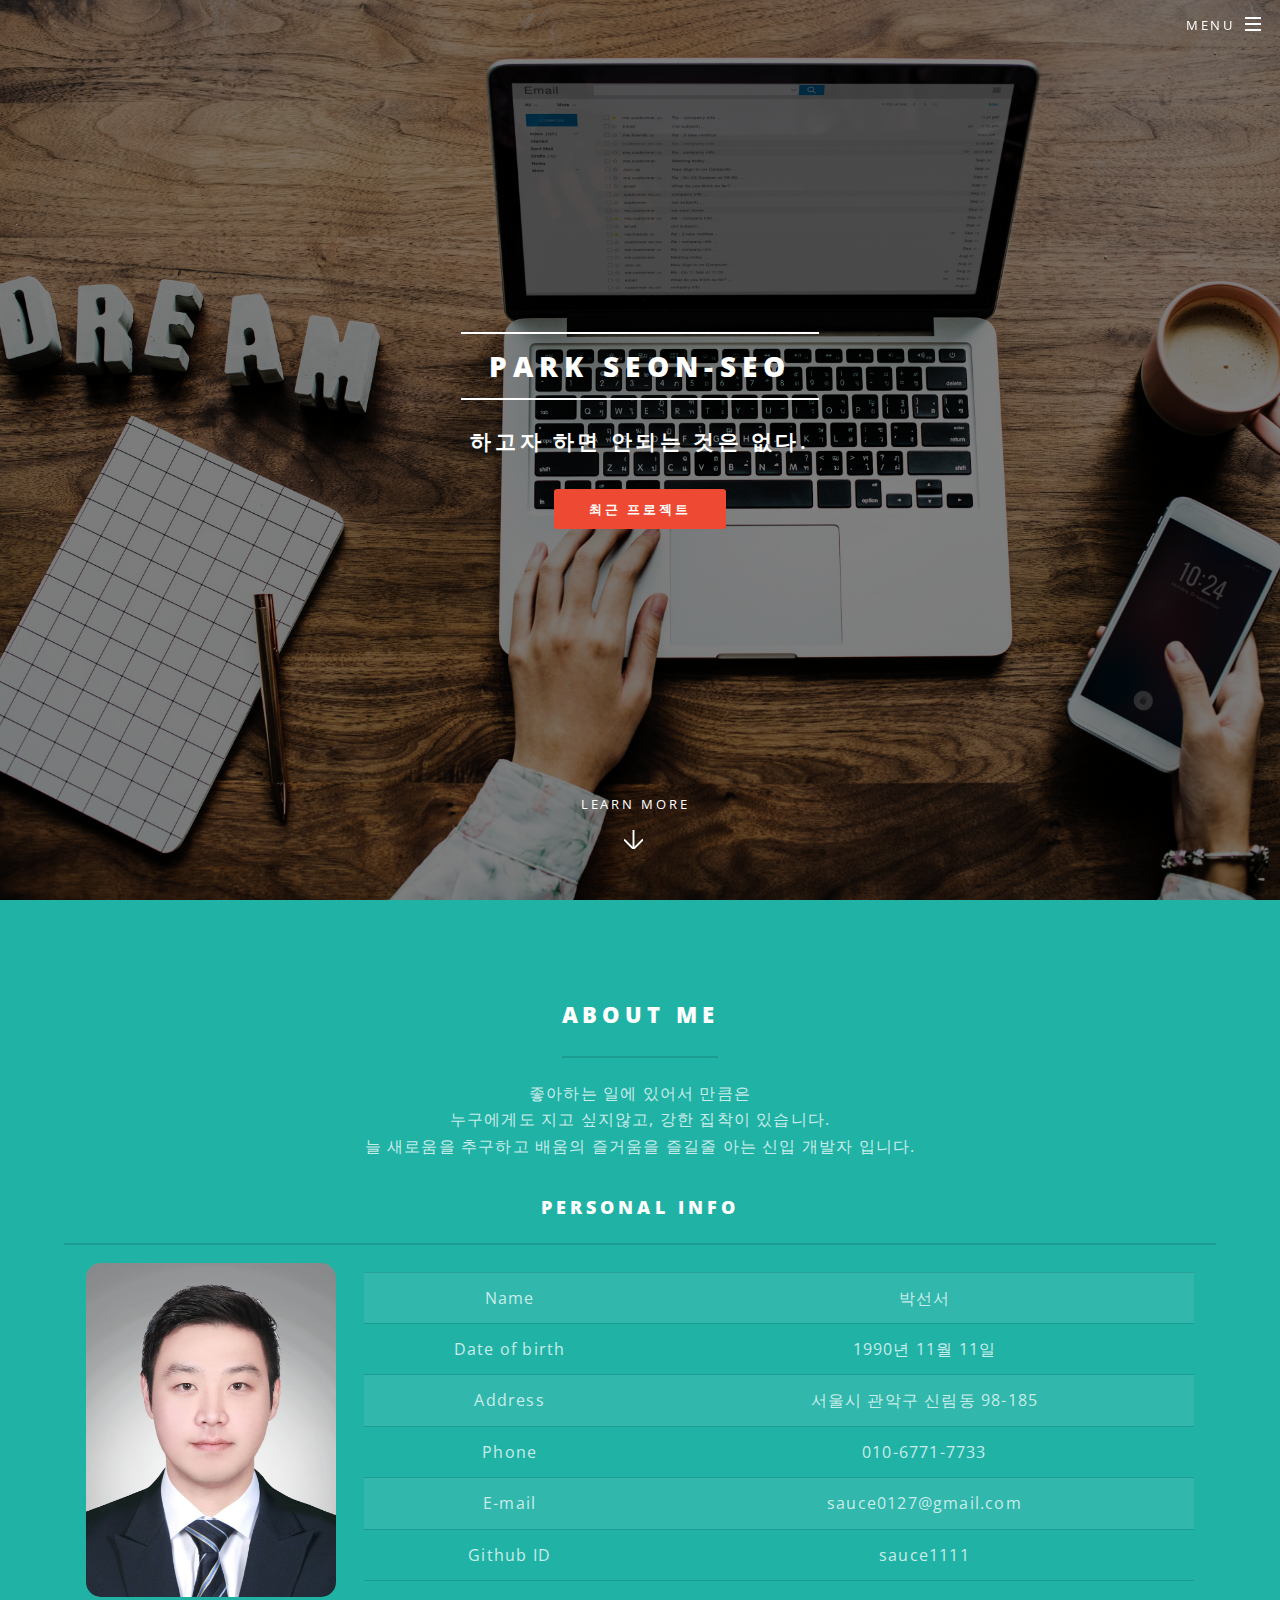
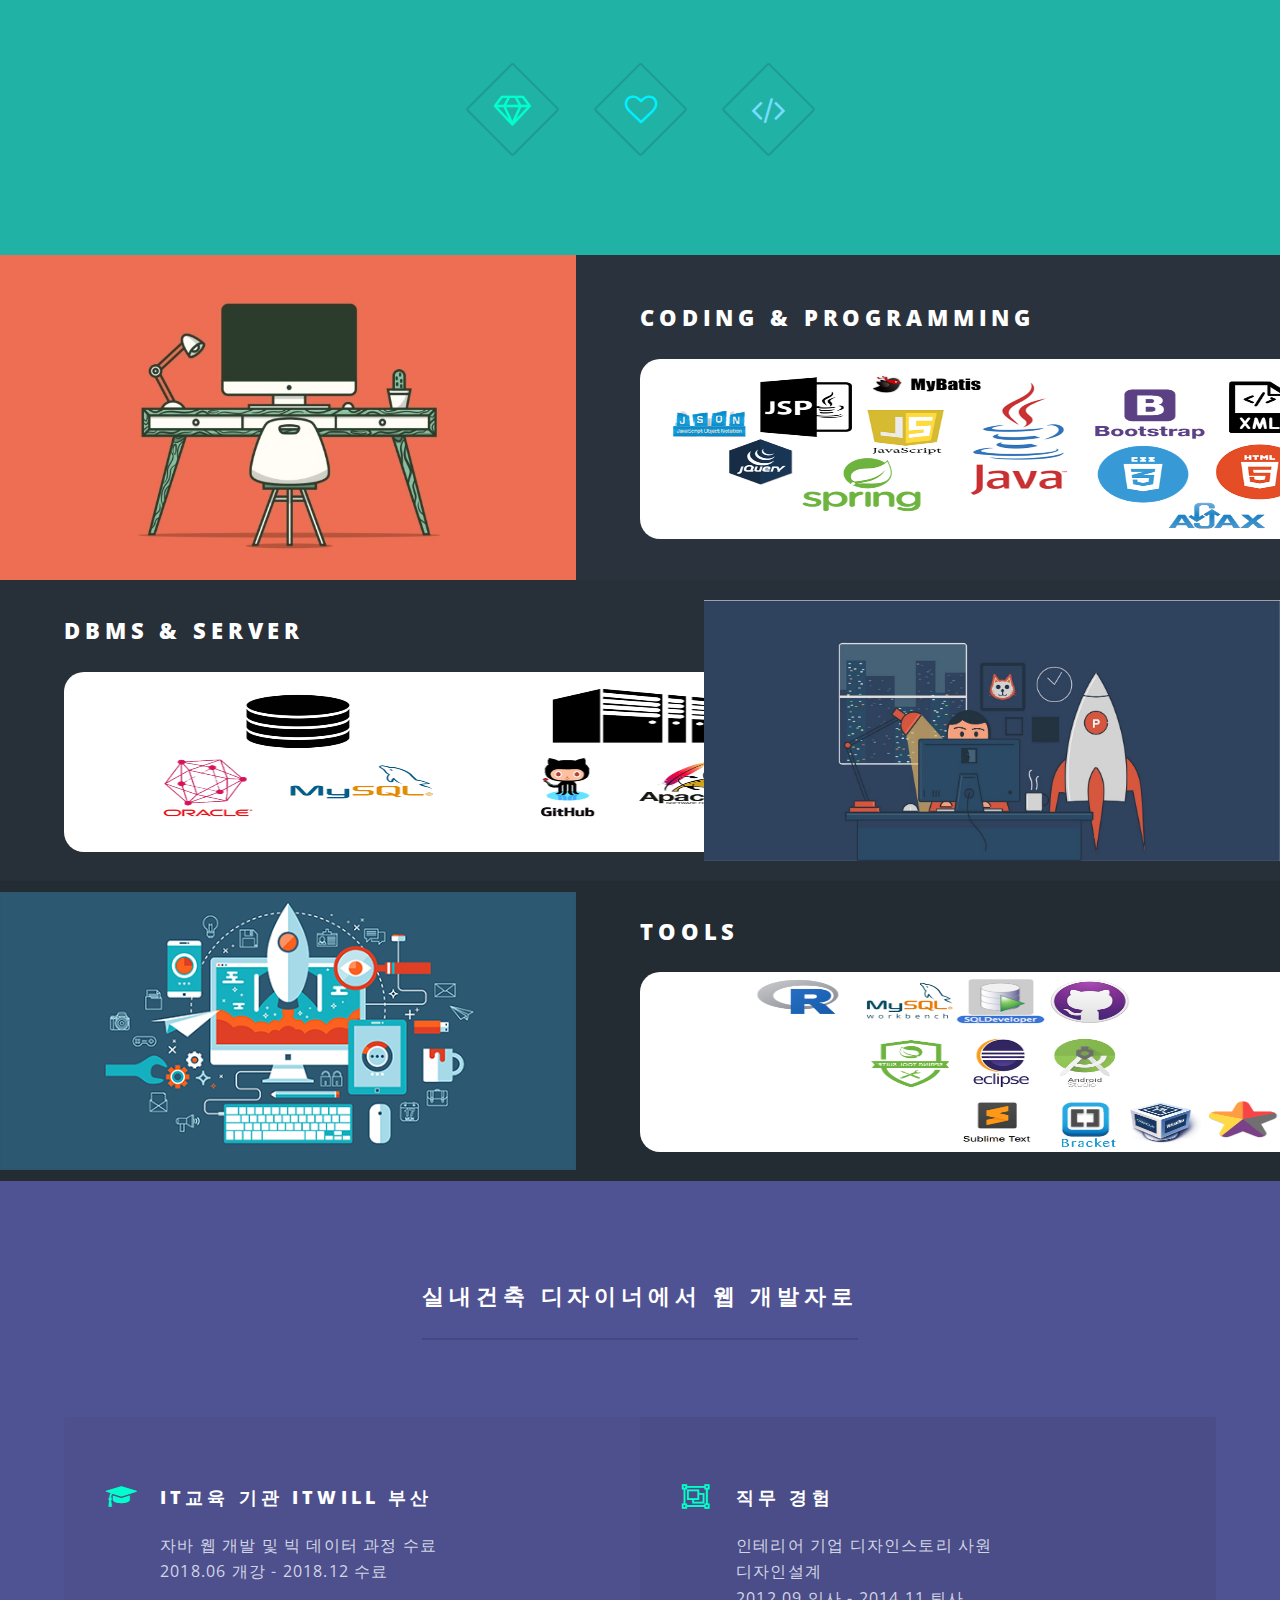
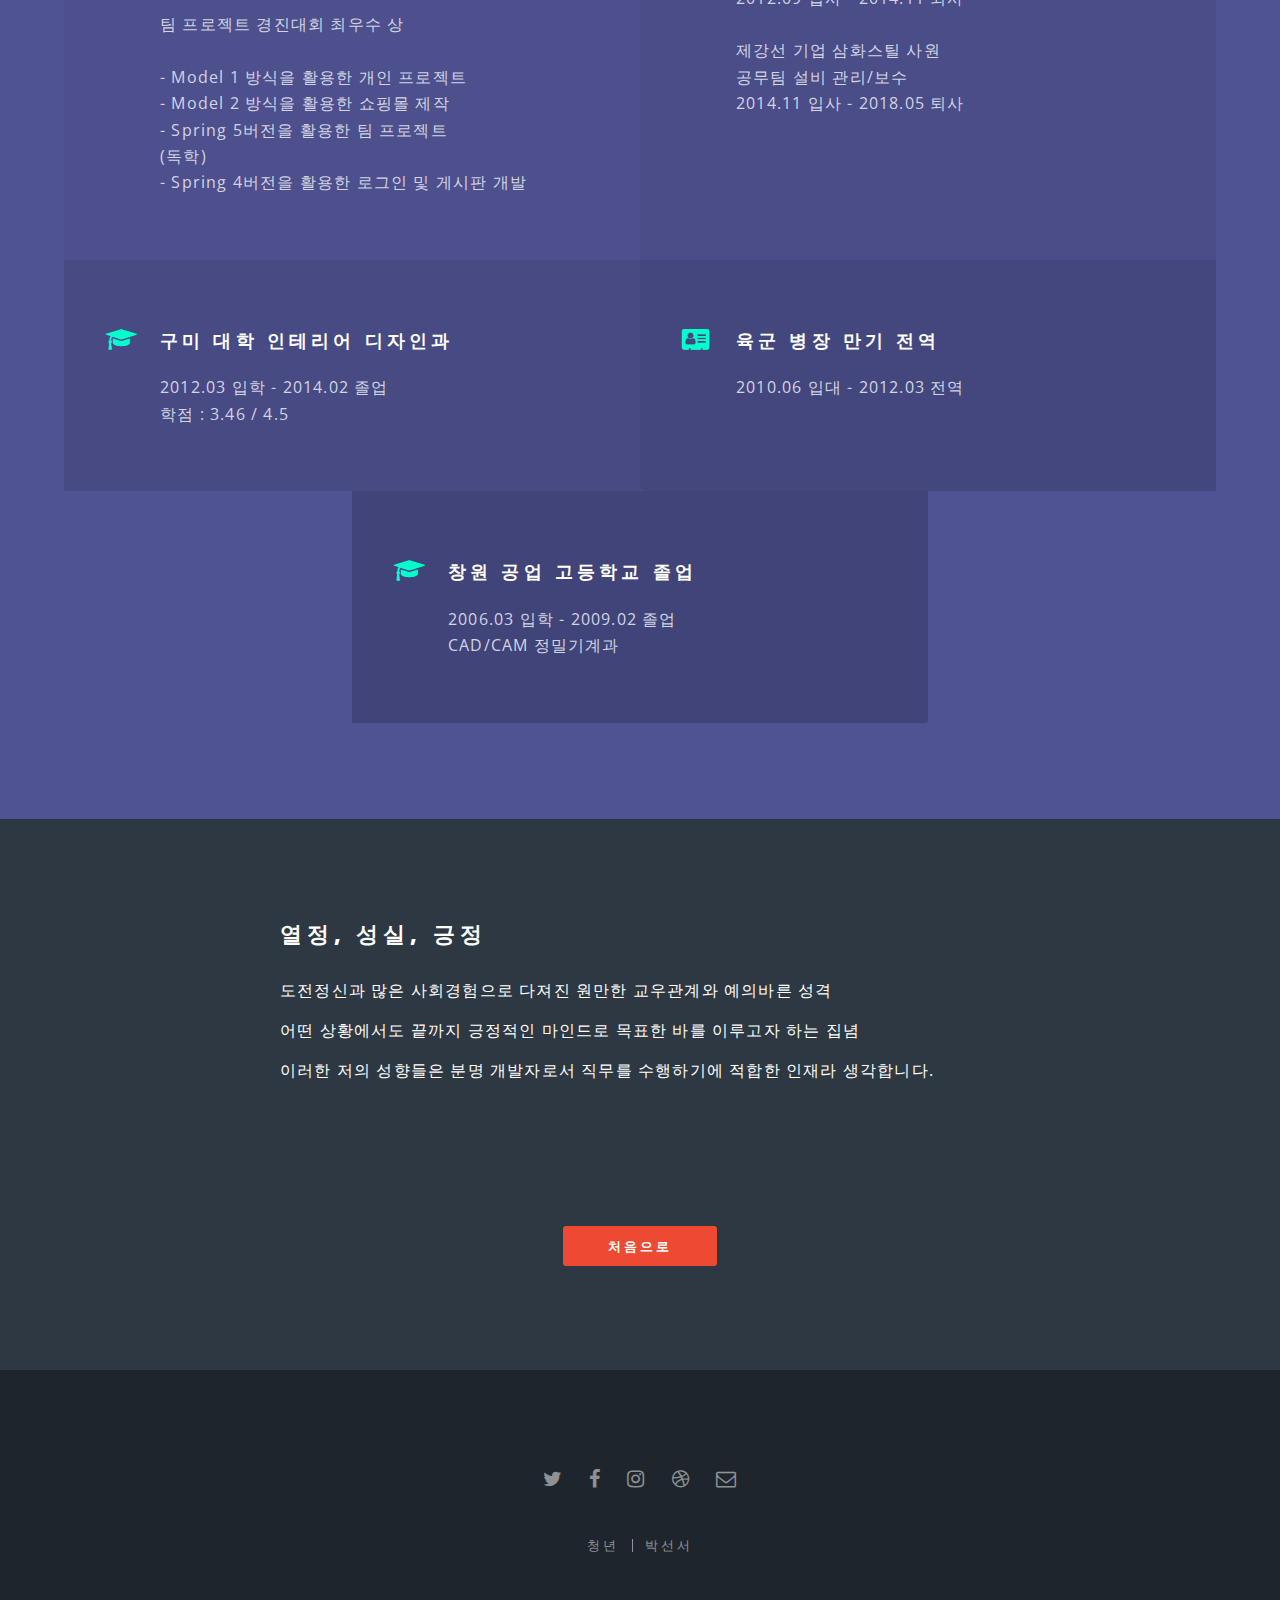
<file: index.html>
<!DOCTYPE HTML>
<html>
	<head>
		<title>Park seon-seo</title>
		<meta charset="utf-8" />
		<meta name="viewport" content="width=device-width, initial-scale=1, user-scalable=no" />
		<link rel="stylesheet" href="assets/css/main.css" />
		<noscript><link rel="stylesheet" href="assets/css/noscript.css" /></noscript>
	</head>
	<body class="landing is-preload">
		<!-- Page Wrapper -->
			<div id="page-wrapper">

				<!-- Header -->
					<header id="header" class="alt">
						<h1><a href="index.html">
                                열정적인 청년, 개발자를 꿈꾸다.</a></h1>
						<nav id="nav">
							<ul>
								<li class="special">
									<a href="#menu" class="menuToggle"><span>Menu</span></a>
									<div id="menu">
										<ul>
											<li><a href="index.html">Home</a></li>
										</ul>
									</div>
								</li>
							</ul>
						</nav>
					</header>

				<!-- Banner -->
					<section id="banner">
						<div class="inner">
							<h2>Park seon-seo</h2>
							<p>
							   <b style="font-size: 1.3rem;"> 하고자 하면 안되는 것은 없다.</b>
							</p>
							<ul class="actions special">
								<li>
								<a href="http://파킹큐.kr" class="button primary">최근 프로젝트</a>
								</li>
							</ul>
						</div>
						<a href="#one" class="more scrolly">Learn More</a>
					</section>

				<!-- One -->
					<section id="one" class="wrapper style1 special">
						<div class="inner">
							<header class="major">
								<h2>About me</h2>
							    <p>
						    	좋아하는 일에 있어서 만큼은 <br>
							    누구에게도 지고 싶지않고, 강한 집착이 있습니다.<br>
                                늘 새로움을 추구하고 배움의 즐거움을 즐길줄 아는 신입 개발자 입니다.
				                </p>
				                <div class="inner">

								<h3 style="text-align: center;display: flow-root;">Personal info</h3>
                                
                                <div id="profile_img">
                                    <img src="images/박선서.jpg" style="width: 250px; border-radius: 15px;">
                                </div>
                                <div id="profile_tbl">
								    <table>
								        <tr>
                                            <td>Name</td>
								            <td>박선서</td>							         
								        </tr>
                                        <tr>
                                            <td>Date of birth</td>
								            <td>1990년 11월 11일</td>					         
								        </tr>
								        <tr>
                                            <td>Address</td>
								            <td>서울시 관악구 신림동 98-185</td>		         
								        </tr>
								        <tr>
                                            <td>Phone</td>
								            <td>010-6771-7733</td>					         
								        </tr>
								        <tr>
                                            <td>E-mail</td>
								            <td>sauce0127@gmail.com</td>     
								        </tr>
								        <tr>
                                            <td> Github ID</td>
								            <td>sauce1111</td>     
								        </tr>
								    </table>
								</div>
							</div>
							
							</header>
							<ul class="icons major">
								<li><span class="icon fa-diamond major style1"><span class="label">Lorem</span></span></li>
								<li><span class="icon fa-heart-o major style2"><span class="label">Ipsum</span></span></li>
								<li><span class="icon fa-code major style3"><span class="label">Dolor</span></span></li>
							</ul>
						</div>
					</section>

				<!-- Two -->
					<section id="two" class="wrapper alt style2">
						<section class="spotlight">
							<div class="image"><img src="images/desk.jpg"/></div><div class="content">
								<h2>Coding & Programming
								</h2>
								<div>
				                    <img src="images/coding.png" id="sec_two_img">
								</div>
							</div>
						</section>
						<section class="spotlight">
							<div class="image"><img src="images/develop.jpeg"/></div><div class="content">
								<h2>DBMS & Server
								</h2>
								<div>
				                    <img src="images/dbms_server.png" id="sec_two_img">
								</div>
							</div>
						</section>
						<section class="spotlight">
							<div class="image"><img src="images/tools2.png"/></div><div class="content">
								<h2>Tools<br />
								</h2>
								<div>
				                    <img src="images/TOOL.png" id="sec_two_img">
								</div>
							</div>
						</section>
					</section>

				<!-- Three -->
					<section id="three" class="wrapper style3 special">
						<div class="inner">
							<header class="major">
								<h2>실내건축 디자이너에서 웹 개발자로</h2>
							
							</header>
							<ul class="features">
								<li class="icon fa-graduation-cap">
									<h3>IT교육 기관 ITWILL 부산</h3>
									<p>
									    자바 웹 개발 및 빅 데이터 과정 수료<br>
									    2018.06 개강 - 2018.12 수료<br><br>
									    팀 프로젝트 경진대회 최우수 상<br><br>
									    
									    - Model 1 방식을 활용한 개인 프로젝트<br>
                           				- Model 2 방식을 활용한 쇼핑몰 제작<br>
							            - Spring 5버전을 활용한 팀 프로젝트 <br>(독학)<br>
                           				- Spring 4버전을 활용한 로그인 및 게시판 개발
									</p>
								</li>
								<li class="icon fa-object-group">
									<h3>직무 경험</h3>
									<p>
									    인테리어 기업 디자인스토리 사원<br>
									    디자인설계<br>
									    2012.09 입사 - 2014.11 퇴사<br><br>
									    
									    제강선 기업 삼화스틸 사원<br>
									    공무팀 설비 관리/보수<br>
									    2014.11 입사 - 2018.05 퇴사
									</p>
								</li>
								<li class="icon fa-graduation-cap">
									<h3>구미 대학 인테리어 디자인과</h3>
									<p>2012.03 입학 - 2014.02 졸업<br>
									    학점 : 3.46 / 4.5
									</p>
								</li>
								<li class="icon fa-address-card">
									<h3>육군 병장 만기 전역</h3>
									<p>2010.06 입대 - 2012.03 전역<br>
									</p>
								</li>
								<li class="icon fa-graduation-cap">
									<h3>창원 공업 고등학교 졸업</h3>
									<p>
                                    2006.03 입학 - 2009.02 졸업<br>
                                    CAD/CAM 정밀기계과 
									</p>
								</li>
							</ul>
						</div>
					</section>

				<!-- CTA -->
					<section id="cta" class="wrapper style4">
						<div class="inner" style="line-height: 2.5rem;">
							<header>
								<h2>열정, 성실, 긍정</h2>
								<p>도전정신과 많은 사회경험으로 다져진 원만한 교우관계와 예의바른 성격<br>
                                어떤 상황에서도 끝까지 긍정적인 마인드로 목표한 바를 이루고자 하는 집념<br>
                                이러한 저의 성향들은 분명 개발자로서 직무를 수행하기에 적합한 인재라 생각합니다.
				                </p>
							</header>
						</div>
							<ul class="actions stacked">
								<li style="text-align: center; margin-top: 100px;"><a href="#" class="button fit primary">처음으로</a></li>
							</ul>
					</section>

				<!-- Footer -->
					<footer id="footer">
						<ul class="icons">
							<li><a href="#" class="icon fa-twitter"><span class="label">Twitter</span></a></li>
							<li><a href="#" class="icon fa-facebook"><span class="label">Facebook</span></a></li>
							<li><a href="#" class="icon fa-instagram"><span class="label">Instagram</span></a></li>
							<li><a href="#" class="icon fa-dribbble"><span class="label">Dribbble</span></a></li>
							<li><a href="#" class="icon fa-envelope-o"><span class="label">Email</span></a></li>
						</ul>
						<ul class="copyright">
							<li>청년</li><li>박선서</li>
						</ul>
					</footer>

			</div>
        
		<!-- Scripts -->
			<script src="assets/js/jquery.min.js"></script>
			<script src="assets/js/jquery.scrollex.min.js"></script>
			<script src="assets/js/jquery.scrolly.min.js"></script>
			<script src="assets/js/browser.min.js"></script>
			<script src="assets/js/breakpoints.min.js"></script>
			<script src="assets/js/util.js"></script>
			<script src="assets/js/main.js"></script>
			
	</body>
</html>
</file>
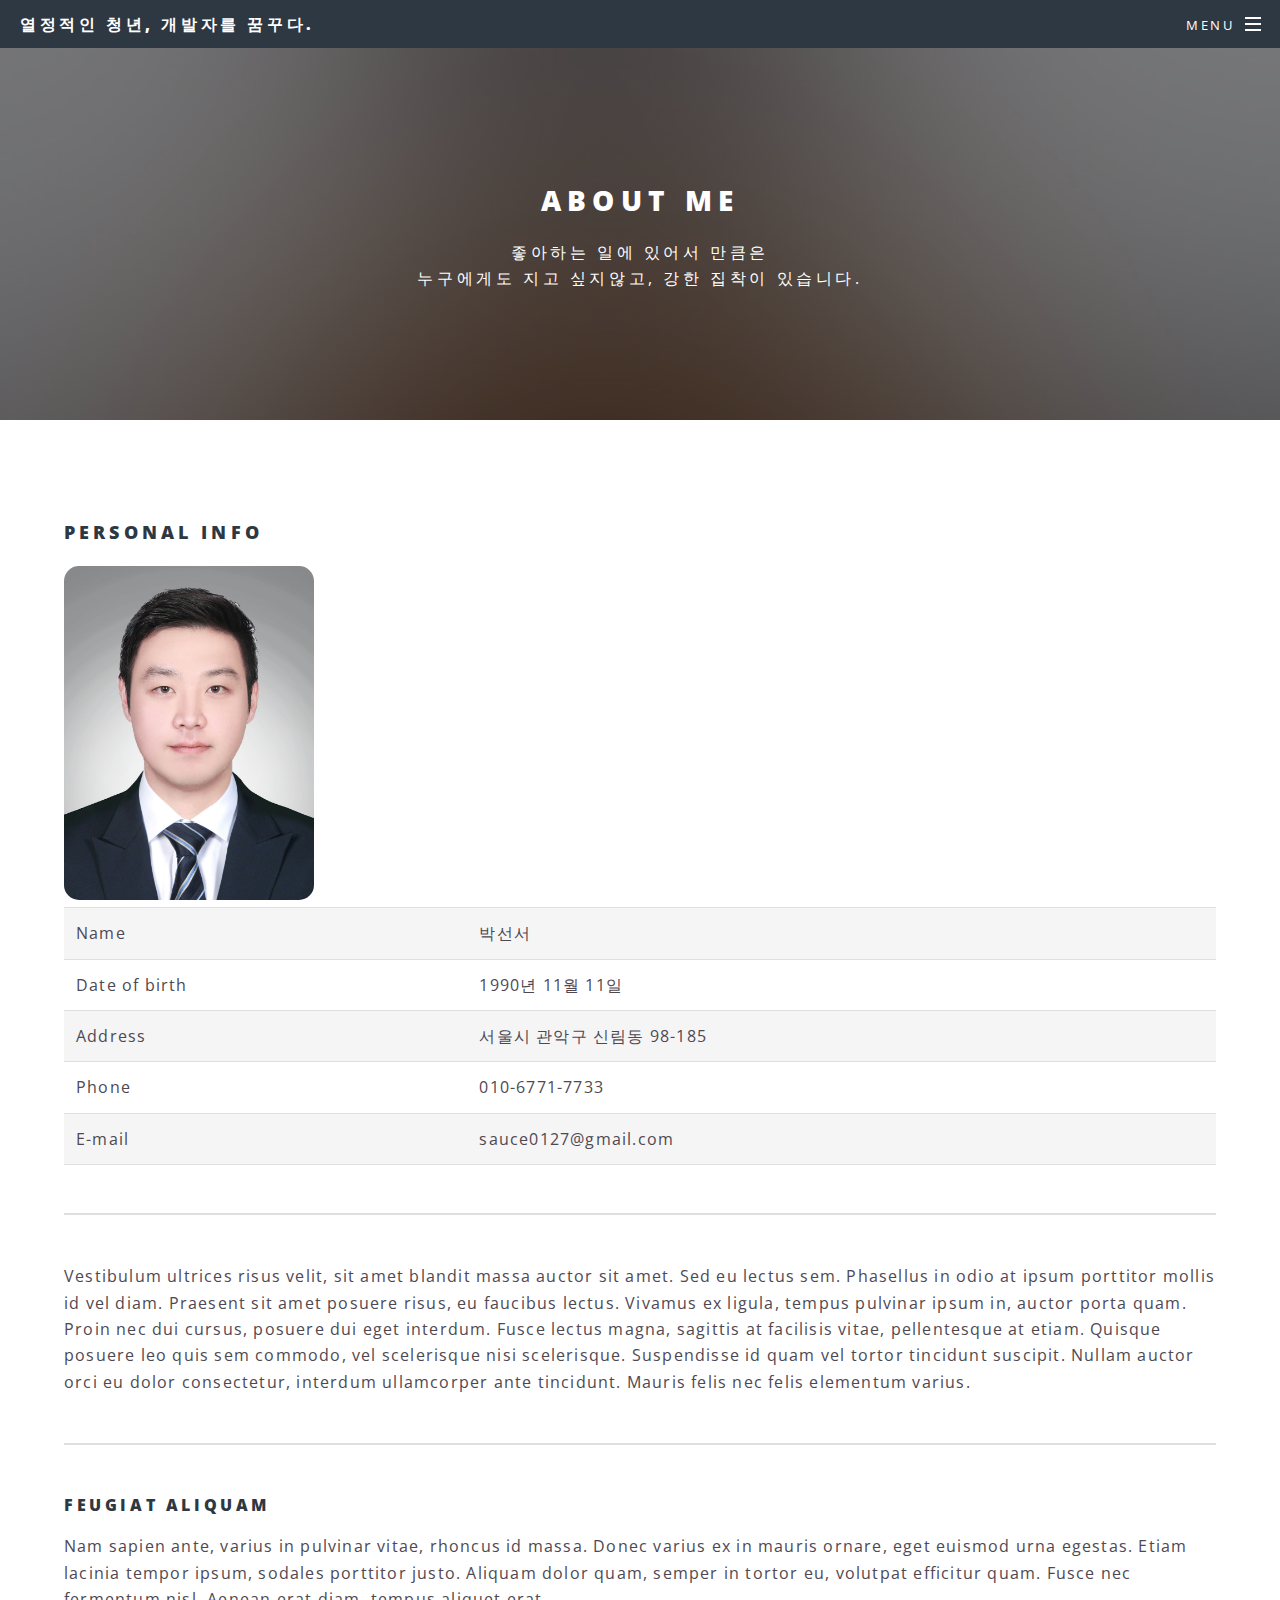
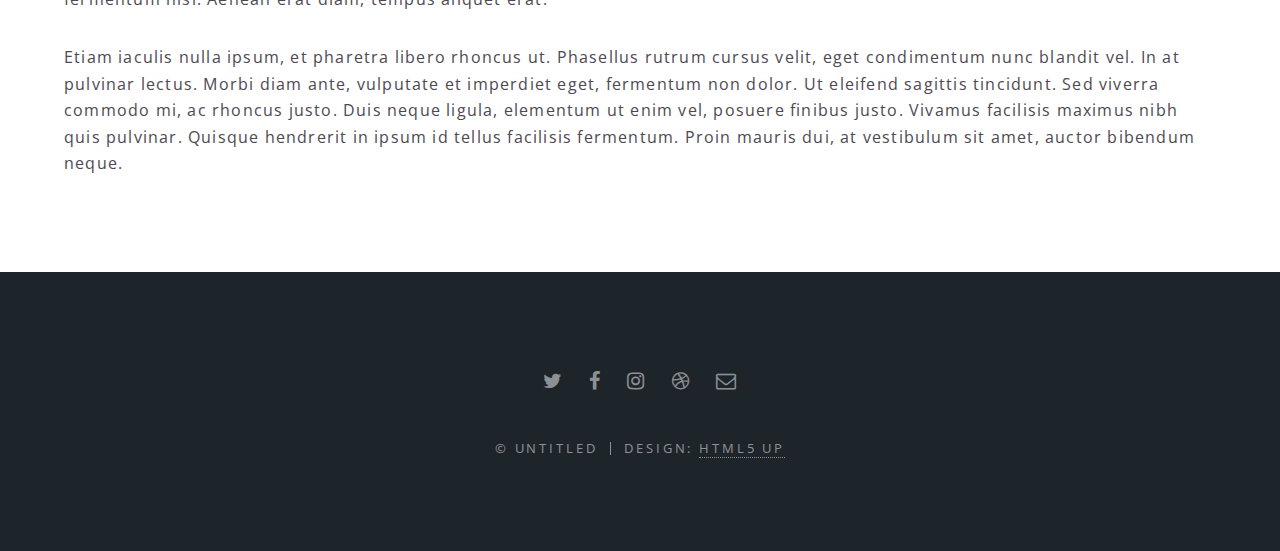
<file: generic.html>
<!DOCTYPE HTML>
<!--
	Spectral by HTML5 UP
	html5up.net | @ajlkn
	Free for personal and commercial use under the CCA 3.0 license (html5up.net/license)
-->
<html>
	<head>
		<title>profile</title>
		<meta charset="utf-8" />
		<meta name="viewport" content="width=device-width, initial-scale=1, user-scalable=no" />
		<link rel="stylesheet" href="assets/css/main.css" />
		<noscript><link rel="stylesheet" href="assets/css/noscript.css" /></noscript>
	</head>
	<body class="is-preload">

		<!-- Page Wrapper -->
			<div id="page-wrapper">

				<!-- Header -->
					<header id="header">
						<h1><a href="index.html">열정적인 청년, 개발자를 꿈꾸다.</a></h1>
						<nav id="nav">
							<ul>
								<li class="special">
									<a href="#menu" class="menuToggle"><span>Menu</span></a>
									<div id="menu">
										<ul>
											<li><a href="index.html">Home</a></li>
											<li><a href="generic.html">Profile</a></li>
											<li><a href="elements.html">Elements</a></li>
										</ul>
									</div>
								</li>
							</ul>
						</nav>
					</header>

				<!-- Main -->
					<article id="main">
						<header>
							<h2>About me</h2>
							<p>
							좋아하는 일에 있어서 만큼은 <br>
							누구에게도 지고 싶지않고, 강한 집착이 있습니다.
							</p>
						</header>
						<section class="wrapper style5">
							<div class="inner">

								<h3>Personal info</h3>
                                
                                <div id="profile_img">
                                    <img src="images/박선서.jpg" style="width: 250px; border-radius: 15px;">
                                </div>
								    <table>
								        <tr>
                                            <td>Name</td>
								            <td>박선서</td>							         
								        </tr>
                                        <tr>
                                            <td>Date of birth</td>
								            <td>1990년 11월 11일</td>					         
								        </tr>
								        <tr>
                                            <td>Address</td>
								            <td>서울시 관악구 신림동 98-185</td>		         
								        </tr>
								        <tr>
                                            <td>Phone</td>
								            <td>010-6771-7733</td>					         
								        </tr>
								        <tr>
                                            <td>E-mail</td>
								            <td>sauce0127@gmail.com</td>							         
								        </tr>
								    </table>
								<hr />

								<p>Vestibulum ultrices risus velit, sit amet blandit massa auctor sit amet. Sed eu lectus sem. Phasellus in odio at ipsum porttitor mollis id vel diam. Praesent sit amet posuere risus, eu faucibus lectus. Vivamus ex ligula, tempus pulvinar ipsum in, auctor porta quam. Proin nec dui cursus, posuere dui eget interdum. Fusce lectus magna, sagittis at facilisis vitae, pellentesque at etiam. Quisque posuere leo quis sem commodo, vel scelerisque nisi scelerisque. Suspendisse id quam vel tortor tincidunt suscipit. Nullam auctor orci eu dolor consectetur, interdum ullamcorper ante tincidunt. Mauris felis nec felis elementum varius.</p>

								<hr />

								<h4>Feugiat aliquam</h4>
								<p>Nam sapien ante, varius in pulvinar vitae, rhoncus id massa. Donec varius ex in mauris ornare, eget euismod urna egestas. Etiam lacinia tempor ipsum, sodales porttitor justo. Aliquam dolor quam, semper in tortor eu, volutpat efficitur quam. Fusce nec fermentum nisl. Aenean erat diam, tempus aliquet erat.</p>

								<p>Etiam iaculis nulla ipsum, et pharetra libero rhoncus ut. Phasellus rutrum cursus velit, eget condimentum nunc blandit vel. In at pulvinar lectus. Morbi diam ante, vulputate et imperdiet eget, fermentum non dolor. Ut eleifend sagittis tincidunt. Sed viverra commodo mi, ac rhoncus justo. Duis neque ligula, elementum ut enim vel, posuere finibus justo. Vivamus facilisis maximus nibh quis pulvinar. Quisque hendrerit in ipsum id tellus facilisis fermentum. Proin mauris dui, at vestibulum sit amet, auctor bibendum neque.</p>

							</div>
						</section>
					</article>

				<!-- Footer -->
					<footer id="footer">
						<ul class="icons">
							<li><a href="#" class="icon fa-twitter"><span class="label">Twitter</span></a></li>
							<li><a href="#" class="icon fa-facebook"><span class="label">Facebook</span></a></li>
							<li><a href="#" class="icon fa-instagram"><span class="label">Instagram</span></a></li>
							<li><a href="#" class="icon fa-dribbble"><span class="label">Dribbble</span></a></li>
							<li><a href="#" class="icon fa-envelope-o"><span class="label">Email</span></a></li>
						</ul>
						<ul class="copyright">
							<li>&copy; Untitled</li><li>Design: <a href="http://html5up.net">HTML5 UP</a></li>
						</ul>
					</footer>

			</div>

		<!-- Scripts -->
			<script src="assets/js/jquery.min.js"></script>
			<script src="assets/js/jquery.scrollex.min.js"></script>
			<script src="assets/js/jquery.scrolly.min.js"></script>
			<script src="assets/js/browser.min.js"></script>
			<script src="assets/js/breakpoints.min.js"></script>
			<script src="assets/js/util.js"></script>
			<script src="assets/js/main.js"></script>

	</body>
</html>
</file>
<file: assets/css/noscript.css>
/* Banner */

	body.is-preload #banner h2 {
		-moz-transform: none;
		-webkit-transform: none;
		-ms-transform: none;
		transform: none;
		opacity: 1;
	}

		body.is-preload #banner h2:before, body.is-preload #banner h2:after {
			width: 100%;
		}

	body.is-preload #banner .more {
		-moz-transform: none;
		-webkit-transform: none;
		-ms-transform: none;
		transform: none;
		opacity: 1;
	}

	body.is-preload #banner:after {
		opacity: 0;
	}
</file>
<file: assets/css/main.css>
@import url(font-awesome.min.css);
@import url("https://fonts.googleapis.com/css?family=Open+Sans:400,400italic,600,600italic,800,800italic");


html, body, div, span, applet, object,
iframe, h1, h2, h3, h4, h5, h6, p, blockquote,
pre, a, abbr, acronym, address, big, cite,
code, del, dfn, em, img, ins, kbd, q, s, samp,
small, strike, strong, sub, sup, tt, var, b,
u, i, center, dl, dt, dd, ol, ul, li, fieldset,
form, label, legend, table, caption, tbody,
tfoot, thead, tr, th, td, article, aside,
canvas, details, embed, figure, figcaption,
footer, header, hgroup, menu, nav, output, ruby,
section, summary, time, mark, audio, video {
	margin: 0;
	padding: 0;
	border: 0;
	font-size: 100%;
	font: inherit;
	vertical-align: baseline;}

article, aside, details, figcaption, figure,
footer, header, hgroup, menu, nav, section {
	display: block;}

body {
	line-height: 1;
}

ol, ul {
	list-style: none;
}

blockquote, q {
	quotes: none;
}

	blockquote:before, blockquote:after, q:before, q:after {
		content: '';
		content: none;
	}

table {
	border-collapse: collapse;
	border-spacing: 0;
}

body {
	-webkit-text-size-adjust: none;
}

mark {
	background-color: transparent;
	color: inherit;
}

input::-moz-focus-inner {
	border: 0;
	padding: 0;
}

input, select, textarea {
	-moz-appearance: none;
	-webkit-appearance: none;
	-ms-appearance: none;
	appearance: none;
}

/* Basic */

	@-ms-viewport {
		width: device-width;
	}

	html {
		box-sizing: border-box;
	}

	*, *:before, *:after {
		box-sizing: inherit;
	}

	body {
		background: #2e3842;
	}

		body.is-preload *, body.is-preload *:before, body.is-preload *:after {
			-moz-animation: none !important;
			-webkit-animation: none !important;
			-ms-animation: none !important;
			animation: none !important;
			-moz-transition: none !important;
			-webkit-transition: none !important;
			-ms-transition: none !important;
			transition: none !important;
		}

	body, input, select, textarea {
		color: #fff;
		font-family: "Open Sans", Helvetica, sans-serif;
		font-size: 15pt;
		font-weight: 400;
		letter-spacing: 0.075em;
		line-height: 1.65em;
	}

		@media screen and (max-width: 1680px) {

			body, input, select, textarea {
				font-size: 13pt;
			}

		}

		@media screen and (max-width: 1280px) {

			body, input, select, textarea {
				font-size: 12pt;
			}

		}

		@media screen and (max-width: 736px) {

			body, input, select, textarea {
				font-size: 11pt;
				letter-spacing: 0.0375em;
			}

		}

	a {
		-moz-transition: color 0.2s ease, border-bottom-color 0.2s ease;
		-webkit-transition: color 0.2s ease, border-bottom-color 0.2s ease;
		-ms-transition: color 0.2s ease, border-bottom-color 0.2s ease;
		transition: color 0.2s ease, border-bottom-color 0.2s ease;
		border-bottom: dotted 1px;
		color: inherit;
		text-decoration: none;
	}

		a:hover {
			border-bottom-color: transparent;
		}

	strong, b {
		color: #fff;
		font-weight: 600;
	}

	em, i {
		font-style: italic;
	}

	p {
		margin: 0 0 2em 0;
	}

	h1, h2, h3, h4, h5, h6 {
		color: #fff;
		font-weight: 800;
		letter-spacing: 0.225em;
		line-height: 1em;
		margin: 0 0 1em 0;
		text-transform: uppercase;
	}

		h1 a, h2 a, h3 a, h4 a, h5 a, h6 a {
			color: inherit;
			text-decoration: none;
		}

	h2 {
		font-size: 1.35em;
		line-height: 1.75em;
	}

		@media screen and (max-width: 736px) {

			h2 {
				font-size: 1.1em;
				line-height: 1.65em;
			}

		}

	h3 {
		font-size: 1.15em;
		line-height: 1.75em;
	}

		@media screen and (max-width: 736px) {

			h3 {
				font-size: 1em;
				line-height: 1.65em;
			}

		}

	h4 {
		font-size: 1em;
		line-height: 1.5em;
	}

	h5 {
		font-size: 0.8em;
		line-height: 1.5em;
	}

	h6 {
		font-size: 0.7em;
		line-height: 1.5em;
	}

	sub {
		font-size: 0.8em;
		position: relative;
		top: 0.5em;
	}

	sup {
		font-size: 0.8em;
		position: relative;
		top: -0.5em;
	}

	hr {
		border: 0;
		border-bottom: solid 2px #fff;
		margin: 3em 0;
	}

		hr.major {
			margin: 4.5em 0;
		}

	blockquote {
		border-left: solid 4px #fff;
		font-style: italic;
		margin: 0 0 2em 0;
		padding: 0.5em 0 0.5em 2em;
	}

	code {
		background: rgba(144, 144, 144, 0.25);
		border-radius: 3px;
		font-family: "Courier New", monospace;
		font-size: 0.9em;
		letter-spacing: 0;
		margin: 0 0.25em;
		padding: 0.25em 0.65em;
	}

	pre {
		-webkit-overflow-scrolling: touch;
		font-family: "Courier New", monospace;
		font-size: 0.9em;
		margin: 0 0 2em 0;
	}

		pre code {
			display: block;
			line-height: 1.75em;
			padding: 1em 1.5em;
			overflow-x: auto;
		}

	.align-left {
		text-align: left;
	}

	.align-center {
		text-align: center;
	}

	.align-right {
		text-align: right;
	}

/* Row */

	.row {
		display: flex;
		flex-wrap: wrap;
		box-sizing: border-box;
		align-items: stretch;
	}

		.row > * {
			box-sizing: border-box;
		}

		.row.gtr-uniform > * > :last-child {
			margin-bottom: 0;
		}

		.row.aln-left {
			justify-content: flex-start;
		}

		.row.aln-center {
			justify-content: center;
		}

		.row.aln-right {
			justify-content: flex-end;
		}

		.row.aln-top {
			align-items: flex-start;
		}

		.row.aln-middle {
			align-items: center;
		}

		.row.aln-bottom {
			align-items: flex-end;
		}

		.row > .imp {
			order: -1;
		}

		.row > .col-1 {
			width: 8.3333333333%;
		}

		.row > .off-1 {
			margin-left: 8.3333333333%;
		}

		.row > .col-2 {
			width: 16.6666666667%;
		}

		.row > .off-2 {
			margin-left: 16.6666666667%;
		}

		.row > .col-3 {
			width: 25%;
		}

		.row > .off-3 {
			margin-left: 25%;
		}

		.row > .col-4 {
			width: 33.3333333333%;
		}

		.row > .off-4 {
			margin-left: 33.3333333333%;
		}

		.row > .col-5 {
			width: 41.6666666667%;
		}

		.row > .off-5 {
			margin-left: 41.6666666667%;
		}

		.row > .col-6 {
			width: 50%;
		}

		.row > .off-6 {
			margin-left: 50%;
		}

		.row > .col-7 {
			width: 58.3333333333%;
		}

		.row > .off-7 {
			margin-left: 58.3333333333%;
		}

		.row > .col-8 {
			width: 66.6666666667%;
		}

		.row > .off-8 {
			margin-left: 66.6666666667%;
		}

		.row > .col-9 {
			width: 75%;
		}

		.row > .off-9 {
			margin-left: 75%;
		}

		.row > .col-10 {
			width: 83.3333333333%;
		}

		.row > .off-10 {
			margin-left: 83.3333333333%;
		}

		.row > .col-11 {
			width: 91.6666666667%;
		}

		.row > .off-11 {
			margin-left: 91.6666666667%;
		}

		.row > .col-12 {
			width: 100%;
		}

		.row > .off-12 {
			margin-left: 100%;
		}

		.row.gtr-0 {
			margin-top: 0;
			margin-left: 0em;
		}

			.row.gtr-0 > * {
				padding: 0 0 0 0em;
			}

			.row.gtr-0.gtr-uniform {
				margin-top: 0em;
			}

				.row.gtr-0.gtr-uniform > * {
					padding-top: 0em;
				}

		.row.gtr-25 {
			margin-top: 0;
			margin-left: -0.375em;
		}

			.row.gtr-25 > * {
				padding: 0 0 0 0.375em;
			}

			.row.gtr-25.gtr-uniform {
				margin-top: -0.375em;
			}

				.row.gtr-25.gtr-uniform > * {
					padding-top: 0.375em;
				}

		.row.gtr-50 {
			margin-top: 0;
			margin-left: -0.75em;
		}

			.row.gtr-50 > * {
				padding: 0 0 0 0.75em;
			}

			.row.gtr-50.gtr-uniform {
				margin-top: -0.75em;
			}

				.row.gtr-50.gtr-uniform > * {
					padding-top: 0.75em;
				}

		.row {
			margin-top: 0;
			margin-left: -1.5em;
		}

			.row > * {
				padding: 0 0 0 1.5em;
			}

			.row.gtr-uniform {
				margin-top: -1.5em;
			}

				.row.gtr-uniform > * {
					padding-top: 1.5em;
				}

		.row.gtr-150 {
			margin-top: 0;
			margin-left: -2.25em;
		}

			.row.gtr-150 > * {
				padding: 0 0 0 2.25em;
			}

			.row.gtr-150.gtr-uniform {
				margin-top: -2.25em;
			}

				.row.gtr-150.gtr-uniform > * {
					padding-top: 2.25em;
				}

		.row.gtr-200 {
			margin-top: 0;
			margin-left: -3em;
		}

			.row.gtr-200 > * {
				padding: 0 0 0 3em;
			}

			.row.gtr-200.gtr-uniform {
				margin-top: -3em;
			}

				.row.gtr-200.gtr-uniform > * {
					padding-top: 3em;
				}

		@media screen and (max-width: 1680px) {

			.row {
				display: flex;
				flex-wrap: wrap;
				box-sizing: border-box;
				align-items: stretch;
			}

				.row > * {
					box-sizing: border-box;
				}

				.row.gtr-uniform > * > :last-child {
					margin-bottom: 0;
				}

				.row.aln-left {
					justify-content: flex-start;
				}

				.row.aln-center {
					justify-content: center;
				}

				.row.aln-right {
					justify-content: flex-end;
				}

				.row.aln-top {
					align-items: flex-start;
				}

				.row.aln-middle {
					align-items: center;
				}

				.row.aln-bottom {
					align-items: flex-end;
				}

				.row > .imp-xlarge {
					order: -1;
				}

				.row > .col-1-xlarge {
					width: 8.3333333333%;
				}

				.row > .off-1-xlarge {
					margin-left: 8.3333333333%;
				}

				.row > .col-2-xlarge {
					width: 16.6666666667%;
				}

				.row > .off-2-xlarge {
					margin-left: 16.6666666667%;
				}

				.row > .col-3-xlarge {
					width: 25%;
				}

				.row > .off-3-xlarge {
					margin-left: 25%;
				}

				.row > .col-4-xlarge {
					width: 33.3333333333%;
				}

				.row > .off-4-xlarge {
					margin-left: 33.3333333333%;
				}

				.row > .col-5-xlarge {
					width: 41.6666666667%;
				}

				.row > .off-5-xlarge {
					margin-left: 41.6666666667%;
				}

				.row > .col-6-xlarge {
					width: 50%;
				}

				.row > .off-6-xlarge {
					margin-left: 50%;
				}

				.row > .col-7-xlarge {
					width: 58.3333333333%;
				}

				.row > .off-7-xlarge {
					margin-left: 58.3333333333%;
				}

				.row > .col-8-xlarge {
					width: 66.6666666667%;
				}

				.row > .off-8-xlarge {
					margin-left: 66.6666666667%;
				}

				.row > .col-9-xlarge {
					width: 75%;
				}

				.row > .off-9-xlarge {
					margin-left: 75%;
				}

				.row > .col-10-xlarge {
					width: 83.3333333333%;
				}

				.row > .off-10-xlarge {
					margin-left: 83.3333333333%;
				}

				.row > .col-11-xlarge {
					width: 91.6666666667%;
				}

				.row > .off-11-xlarge {
					margin-left: 91.6666666667%;
				}

				.row > .col-12-xlarge {
					width: 100%;
				}

				.row > .off-12-xlarge {
					margin-left: 100%;
				}

				.row.gtr-0 {
					margin-top: 0;
					margin-left: 0em;
				}

					.row.gtr-0 > * {
						padding: 0 0 0 0em;
					}

					.row.gtr-0.gtr-uniform {
						margin-top: 0em;
					}

						.row.gtr-0.gtr-uniform > * {
							padding-top: 0em;
						}

				.row.gtr-25 {
					margin-top: 0;
					margin-left: -0.375em;
				}

					.row.gtr-25 > * {
						padding: 0 0 0 0.375em;
					}

					.row.gtr-25.gtr-uniform {
						margin-top: -0.375em;
					}

						.row.gtr-25.gtr-uniform > * {
							padding-top: 0.375em;
						}

				.row.gtr-50 {
					margin-top: 0;
					margin-left: -0.75em;
				}

					.row.gtr-50 > * {
						padding: 0 0 0 0.75em;
					}

					.row.gtr-50.gtr-uniform {
						margin-top: -0.75em;
					}

						.row.gtr-50.gtr-uniform > * {
							padding-top: 0.75em;
						}

				.row {
					margin-top: 0;
					margin-left: -1.5em;
				}

					.row > * {
						padding: 0 0 0 1.5em;
					}

					.row.gtr-uniform {
						margin-top: -1.5em;
					}

						.row.gtr-uniform > * {
							padding-top: 1.5em;
						}

				.row.gtr-150 {
					margin-top: 0;
					margin-left: -2.25em;
				}

					.row.gtr-150 > * {
						padding: 0 0 0 2.25em;
					}

					.row.gtr-150.gtr-uniform {
						margin-top: -2.25em;
					}

						.row.gtr-150.gtr-uniform > * {
							padding-top: 2.25em;
						}

				.row.gtr-200 {
					margin-top: 0;
					margin-left: -3em;
				}

					.row.gtr-200 > * {
						padding: 0 0 0 3em;
					}

					.row.gtr-200.gtr-uniform {
						margin-top: -3em;
					}

						.row.gtr-200.gtr-uniform > * {
							padding-top: 3em;
						}

		}

		@media screen and (max-width: 1280px) {

			.row {
				display: flex;
				flex-wrap: wrap;
				box-sizing: border-box;
				align-items: stretch;
			}

				.row > * {
					box-sizing: border-box;
				}

				.row.gtr-uniform > * > :last-child {
					margin-bottom: 0;
				}

				.row.aln-left {
					justify-content: flex-start;
				}

				.row.aln-center {
					justify-content: center;
				}

				.row.aln-right {
					justify-content: flex-end;
				}

				.row.aln-top {
					align-items: flex-start;
				}

				.row.aln-middle {
					align-items: center;
				}

				.row.aln-bottom {
					align-items: flex-end;
				}

				.row > .imp-large {
					order: -1;
				}

				.row > .col-1-large {
					width: 8.3333333333%;
				}

				.row > .off-1-large {
					margin-left: 8.3333333333%;
				}

				.row > .col-2-large {
					width: 16.6666666667%;
				}

				.row > .off-2-large {
					margin-left: 16.6666666667%;
				}

				.row > .col-3-large {
					width: 25%;
				}

				.row > .off-3-large {
					margin-left: 25%;
				}

				.row > .col-4-large {
					width: 33.3333333333%;
				}

				.row > .off-4-large {
					margin-left: 33.3333333333%;
				}

				.row > .col-5-large {
					width: 41.6666666667%;
				}

				.row > .off-5-large {
					margin-left: 41.6666666667%;
				}

				.row > .col-6-large {
					width: 50%;
				}

				.row > .off-6-large {
					margin-left: 50%;
				}

				.row > .col-7-large {
					width: 58.3333333333%;
				}

				.row > .off-7-large {
					margin-left: 58.3333333333%;
				}

				.row > .col-8-large {
					width: 66.6666666667%;
				}

				.row > .off-8-large {
					margin-left: 66.6666666667%;
				}

				.row > .col-9-large {
					width: 75%;
				}

				.row > .off-9-large {
					margin-left: 75%;
				}

				.row > .col-10-large {
					width: 83.3333333333%;
				}

				.row > .off-10-large {
					margin-left: 83.3333333333%;
				}

				.row > .col-11-large {
					width: 91.6666666667%;
				}

				.row > .off-11-large {
					margin-left: 91.6666666667%;
				}

				.row > .col-12-large {
					width: 100%;
				}

				.row > .off-12-large {
					margin-left: 100%;
				}

				.row.gtr-0 {
					margin-top: 0;
					margin-left: 0em;
				}

					.row.gtr-0 > * {
						padding: 0 0 0 0em;
					}

					.row.gtr-0.gtr-uniform {
						margin-top: 0em;
					}

						.row.gtr-0.gtr-uniform > * {
							padding-top: 0em;
						}

				.row.gtr-25 {
					margin-top: 0;
					margin-left: -0.375em;
				}

					.row.gtr-25 > * {
						padding: 0 0 0 0.375em;
					}

					.row.gtr-25.gtr-uniform {
						margin-top: -0.375em;
					}

						.row.gtr-25.gtr-uniform > * {
							padding-top: 0.375em;
						}

				.row.gtr-50 {
					margin-top: 0;
					margin-left: -0.75em;
				}

					.row.gtr-50 > * {
						padding: 0 0 0 0.75em;
					}

					.row.gtr-50.gtr-uniform {
						margin-top: -0.75em;
					}

						.row.gtr-50.gtr-uniform > * {
							padding-top: 0.75em;
						}

				.row {
					margin-top: 0;
					margin-left: -1.5em;
				}

					.row > * {
						padding: 0 0 0 1.5em;
					}

					.row.gtr-uniform {
						margin-top: -1.5em;
					}

						.row.gtr-uniform > * {
							padding-top: 1.5em;
						}

				.row.gtr-150 {
					margin-top: 0;
					margin-left: -2.25em;
				}

					.row.gtr-150 > * {
						padding: 0 0 0 2.25em;
					}

					.row.gtr-150.gtr-uniform {
						margin-top: -2.25em;
					}

						.row.gtr-150.gtr-uniform > * {
							padding-top: 2.25em;
						}

				.row.gtr-200 {
					margin-top: 0;
					margin-left: -3em;
				}

					.row.gtr-200 > * {
						padding: 0 0 0 3em;
					}

					.row.gtr-200.gtr-uniform {
						margin-top: -3em;
					}

						.row.gtr-200.gtr-uniform > * {
							padding-top: 3em;
						}

		}

		@media screen and (max-width: 980px) {

			.row {
				display: flex;
				flex-wrap: wrap;
				box-sizing: border-box;
				align-items: stretch;
			}

				.row > * {
					box-sizing: border-box;
				}

				.row.gtr-uniform > * > :last-child {
					margin-bottom: 0;
				}

				.row.aln-left {
					justify-content: flex-start;
				}

				.row.aln-center {
					justify-content: center;
				}

				.row.aln-right {
					justify-content: flex-end;
				}

				.row.aln-top {
					align-items: flex-start;
				}

				.row.aln-middle {
					align-items: center;
				}

				.row.aln-bottom {
					align-items: flex-end;
				}

				.row > .imp-medium {
					order: -1;
				}

				.row > .col-1-medium {
					width: 8.3333333333%;
				}

				.row > .off-1-medium {
					margin-left: 8.3333333333%;
				}

				.row > .col-2-medium {
					width: 16.6666666667%;
				}

				.row > .off-2-medium {
					margin-left: 16.6666666667%;
				}

				.row > .col-3-medium {
					width: 25%;
				}

				.row > .off-3-medium {
					margin-left: 25%;
				}

				.row > .col-4-medium {
					width: 33.3333333333%;
				}

				.row > .off-4-medium {
					margin-left: 33.3333333333%;
				}

				.row > .col-5-medium {
					width: 41.6666666667%;
				}

				.row > .off-5-medium {
					margin-left: 41.6666666667%;
				}

				.row > .col-6-medium {
					width: 50%;
				}

				.row > .off-6-medium {
					margin-left: 50%;
				}

				.row > .col-7-medium {
					width: 58.3333333333%;
				}

				.row > .off-7-medium {
					margin-left: 58.3333333333%;
				}

				.row > .col-8-medium {
					width: 66.6666666667%;
				}

				.row > .off-8-medium {
					margin-left: 66.6666666667%;
				}

				.row > .col-9-medium {
					width: 75%;
				}

				.row > .off-9-medium {
					margin-left: 75%;
				}

				.row > .col-10-medium {
					width: 83.3333333333%;
				}

				.row > .off-10-medium {
					margin-left: 83.3333333333%;
				}

				.row > .col-11-medium {
					width: 91.6666666667%;
				}

				.row > .off-11-medium {
					margin-left: 91.6666666667%;
				}

				.row > .col-12-medium {
					width: 100%;
				}

				.row > .off-12-medium {
					margin-left: 100%;
				}

				.row.gtr-0 {
					margin-top: 0;
					margin-left: 0em;
				}

					.row.gtr-0 > * {
						padding: 0 0 0 0em;
					}

					.row.gtr-0.gtr-uniform {
						margin-top: 0em;
					}

						.row.gtr-0.gtr-uniform > * {
							padding-top: 0em;
						}

				.row.gtr-25 {
					margin-top: 0;
					margin-left: -0.375em;
				}

					.row.gtr-25 > * {
						padding: 0 0 0 0.375em;
					}

					.row.gtr-25.gtr-uniform {
						margin-top: -0.375em;
					}

						.row.gtr-25.gtr-uniform > * {
							padding-top: 0.375em;
						}

				.row.gtr-50 {
					margin-top: 0;
					margin-left: -0.75em;
				}

					.row.gtr-50 > * {
						padding: 0 0 0 0.75em;
					}

					.row.gtr-50.gtr-uniform {
						margin-top: -0.75em;
					}

						.row.gtr-50.gtr-uniform > * {
							padding-top: 0.75em;
						}

				.row {
					margin-top: 0;
					margin-left: -1.5em;
				}

					.row > * {
						padding: 0 0 0 1.5em;
					}

					.row.gtr-uniform {
						margin-top: -1.5em;
					}

						.row.gtr-uniform > * {
							padding-top: 1.5em;
						}

				.row.gtr-150 {
					margin-top: 0;
					margin-left: -2.25em;
				}

					.row.gtr-150 > * {
						padding: 0 0 0 2.25em;
					}

					.row.gtr-150.gtr-uniform {
						margin-top: -2.25em;
					}

						.row.gtr-150.gtr-uniform > * {
							padding-top: 2.25em;
						}

				.row.gtr-200 {
					margin-top: 0;
					margin-left: -3em;
				}

					.row.gtr-200 > * {
						padding: 0 0 0 3em;
					}

					.row.gtr-200.gtr-uniform {
						margin-top: -3em;
					}

						.row.gtr-200.gtr-uniform > * {
							padding-top: 3em;
						}

		}

		@media screen and (max-width: 736px) {

			.row {
				display: flex;
				flex-wrap: wrap;
				box-sizing: border-box;
				align-items: stretch;
			}

				.row > * {
					box-sizing: border-box;
				}

				.row.gtr-uniform > * > :last-child {
					margin-bottom: 0;
				}

				.row.aln-left {
					justify-content: flex-start;
				}

				.row.aln-center {
					justify-content: center;
				}

				.row.aln-right {
					justify-content: flex-end;
				}

				.row.aln-top {
					align-items: flex-start;
				}

				.row.aln-middle {
					align-items: center;
				}

				.row.aln-bottom {
					align-items: flex-end;
				}

				.row > .imp-small {
					order: -1;
				}

				.row > .col-1-small {
					width: 8.3333333333%;
				}

				.row > .off-1-small {
					margin-left: 8.3333333333%;
				}

				.row > .col-2-small {
					width: 16.6666666667%;
				}

				.row > .off-2-small {
					margin-left: 16.6666666667%;
				}

				.row > .col-3-small {
					width: 25%;
				}

				.row > .off-3-small {
					margin-left: 25%;
				}

				.row > .col-4-small {
					width: 33.3333333333%;
				}

				.row > .off-4-small {
					margin-left: 33.3333333333%;
				}

				.row > .col-5-small {
					width: 41.6666666667%;
				}

				.row > .off-5-small {
					margin-left: 41.6666666667%;
				}

				.row > .col-6-small {
					width: 50%;
				}

				.row > .off-6-small {
					margin-left: 50%;
				}

				.row > .col-7-small {
					width: 58.3333333333%;
				}

				.row > .off-7-small {
					margin-left: 58.3333333333%;
				}

				.row > .col-8-small {
					width: 66.6666666667%;
				}

				.row > .off-8-small {
					margin-left: 66.6666666667%;
				}

				.row > .col-9-small {
					width: 75%;
				}

				.row > .off-9-small {
					margin-left: 75%;
				}

				.row > .col-10-small {
					width: 83.3333333333%;
				}

				.row > .off-10-small {
					margin-left: 83.3333333333%;
				}

				.row > .col-11-small {
					width: 91.6666666667%;
				}

				.row > .off-11-small {
					margin-left: 91.6666666667%;
				}

				.row > .col-12-small {
					width: 100%;
				}

				.row > .off-12-small {
					margin-left: 100%;
				}

				.row.gtr-0 {
					margin-top: 0;
					margin-left: 0em;
				}

					.row.gtr-0 > * {
						padding: 0 0 0 0em;
					}

					.row.gtr-0.gtr-uniform {
						margin-top: 0em;
					}

						.row.gtr-0.gtr-uniform > * {
							padding-top: 0em;
						}

				.row.gtr-25 {
					margin-top: 0;
					margin-left: -0.375em;
				}

					.row.gtr-25 > * {
						padding: 0 0 0 0.375em;
					}

					.row.gtr-25.gtr-uniform {
						margin-top: -0.375em;
					}

						.row.gtr-25.gtr-uniform > * {
							padding-top: 0.375em;
						}

				.row.gtr-50 {
					margin-top: 0;
					margin-left: -0.75em;
				}

					.row.gtr-50 > * {
						padding: 0 0 0 0.75em;
					}

					.row.gtr-50.gtr-uniform {
						margin-top: -0.75em;
					}

						.row.gtr-50.gtr-uniform > * {
							padding-top: 0.75em;
						}

				.row {
					margin-top: 0;
					margin-left: -1.5em;
				}

					.row > * {
						padding: 0 0 0 1.5em;
					}

					.row.gtr-uniform {
						margin-top: -1.5em;
					}

						.row.gtr-uniform > * {
							padding-top: 1.5em;
						}

				.row.gtr-150 {
					margin-top: 0;
					margin-left: -2.25em;
				}

					.row.gtr-150 > * {
						padding: 0 0 0 2.25em;
					}

					.row.gtr-150.gtr-uniform {
						margin-top: -2.25em;
					}

						.row.gtr-150.gtr-uniform > * {
							padding-top: 2.25em;
						}

				.row.gtr-200 {
					margin-top: 0;
					margin-left: -3em;
				}

					.row.gtr-200 > * {
						padding: 0 0 0 3em;
					}

					.row.gtr-200.gtr-uniform {
						margin-top: -3em;
					}

						.row.gtr-200.gtr-uniform > * {
							padding-top: 3em;
						}

		}

		@media screen and (max-width: 480px) {

			.row {
				display: flex;
				flex-wrap: wrap;
				box-sizing: border-box;
				align-items: stretch;
			}

				.row > * {
					box-sizing: border-box;
				}

				.row.gtr-uniform > * > :last-child {
					margin-bottom: 0;
				}

				.row.aln-left {
					justify-content: flex-start;
				}

				.row.aln-center {
					justify-content: center;
				}

				.row.aln-right {
					justify-content: flex-end;
				}

				.row.aln-top {
					align-items: flex-start;
				}

				.row.aln-middle {
					align-items: center;
				}

				.row.aln-bottom {
					align-items: flex-end;
				}

				.row > .imp-xsmall {
					order: -1;
				}

				.row > .col-1-xsmall {
					width: 8.3333333333%;
				}

				.row > .off-1-xsmall {
					margin-left: 8.3333333333%;
				}

				.row > .col-2-xsmall {
					width: 16.6666666667%;
				}

				.row > .off-2-xsmall {
					margin-left: 16.6666666667%;
				}

				.row > .col-3-xsmall {
					width: 25%;
				}

				.row > .off-3-xsmall {
					margin-left: 25%;
				}

				.row > .col-4-xsmall {
					width: 33.3333333333%;
				}

				.row > .off-4-xsmall {
					margin-left: 33.3333333333%;
				}

				.row > .col-5-xsmall {
					width: 41.6666666667%;
				}

				.row > .off-5-xsmall {
					margin-left: 41.6666666667%;
				}

				.row > .col-6-xsmall {
					width: 50%;
				}

				.row > .off-6-xsmall {
					margin-left: 50%;
				}

				.row > .col-7-xsmall {
					width: 58.3333333333%;
				}

				.row > .off-7-xsmall {
					margin-left: 58.3333333333%;
				}

				.row > .col-8-xsmall {
					width: 66.6666666667%;
				}

				.row > .off-8-xsmall {
					margin-left: 66.6666666667%;
				}

				.row > .col-9-xsmall {
					width: 75%;
				}

				.row > .off-9-xsmall {
					margin-left: 75%;
				}

				.row > .col-10-xsmall {
					width: 83.3333333333%;
				}

				.row > .off-10-xsmall {
					margin-left: 83.3333333333%;
				}

				.row > .col-11-xsmall {
					width: 91.6666666667%;
				}

				.row > .off-11-xsmall {
					margin-left: 91.6666666667%;
				}

				.row > .col-12-xsmall {
					width: 100%;
				}

				.row > .off-12-xsmall {
					margin-left: 100%;
				}

				.row.gtr-0 {
					margin-top: 0;
					margin-left: 0em;
				}

					.row.gtr-0 > * {
						padding: 0 0 0 0em;
					}

					.row.gtr-0.gtr-uniform {
						margin-top: 0em;
					}

						.row.gtr-0.gtr-uniform > * {
							padding-top: 0em;
						}

				.row.gtr-25 {
					margin-top: 0;
					margin-left: -0.375em;
				}

					.row.gtr-25 > * {
						padding: 0 0 0 0.375em;
					}

					.row.gtr-25.gtr-uniform {
						margin-top: -0.375em;
					}

						.row.gtr-25.gtr-uniform > * {
							padding-top: 0.375em;
						}

				.row.gtr-50 {
					margin-top: 0;
					margin-left: -0.75em;
				}

					.row.gtr-50 > * {
						padding: 0 0 0 0.75em;
					}

					.row.gtr-50.gtr-uniform {
						margin-top: -0.75em;
					}

						.row.gtr-50.gtr-uniform > * {
							padding-top: 0.75em;
						}

				.row {
					margin-top: 0;
					margin-left: -1.5em;
				}

					.row > * {
						padding: 0 0 0 1.5em;
					}

					.row.gtr-uniform {
						margin-top: -1.5em;
					}

						.row.gtr-uniform > * {
							padding-top: 1.5em;
						}

				.row.gtr-150 {
					margin-top: 0;
					margin-left: -2.25em;
				}

					.row.gtr-150 > * {
						padding: 0 0 0 2.25em;
					}

					.row.gtr-150.gtr-uniform {
						margin-top: -2.25em;
					}

						.row.gtr-150.gtr-uniform > * {
							padding-top: 2.25em;
						}

				.row.gtr-200 {
					margin-top: 0;
					margin-left: -3em;
				}

					.row.gtr-200 > * {
						padding: 0 0 0 3em;
					}

					.row.gtr-200.gtr-uniform {
						margin-top: -3em;
					}

						.row.gtr-200.gtr-uniform > * {
							padding-top: 3em;
						}

		}

/* Section/Article */

	section.special, article.special {
		text-align: center;
	}

	header p {
		color: rgba(255, 255, 255, 0.5);
		position: relative;
		top: -0.25em;
	}

	header h3 + p {
		font-size: 1.1em;
	}

	header h4 + p,
	header h5 + p,
	header h6 + p {
		font-size: 0.9em;
	}

	header.major {
		margin: 0 0 3.5em 0;
	}

		header.major h2, header.major h3, header.major h4, header.major h5, header.major h6 {
			border-bottom: solid 2px #fff;
			display: inline-block;
			padding-bottom: 1em;
			position: relative;
		}

			header.major h2:after, header.major h3:after, header.major h4:after, header.major h5:after, header.major h6:after {
				content: '';
				display: block;
				height: 1px;
			}

		header.major p {
			color: #fff;
			top: 0;
		}

		@media screen and (max-width: 736px) {

			header.major {
				margin: 0 0 2em 0;
			}

		}

	@media screen and (max-width: 980px) {

		header br {
			display: none;
		}

	}

/* Form */

	form {
		margin: 0 0 2em 0;
	}

	label {
		color: #fff;
		display: block;
		font-size: 0.9em;
		font-weight: 600;
		margin: 0 0 1em 0;
	}

	input[type="text"],
	input[type="password"],
	input[type="email"],
	select,
	textarea {
		-moz-appearance: none;
		-webkit-appearance: none;
		-ms-appearance: none;
		appearance: none;
		background-color: rgba(144, 144, 144, 0.25);
		border-radius: 3px;
		border: none;
		color: inherit;
		display: block;
		outline: 0;
		padding: 0 1em;
		text-decoration: none;
		width: 100%;
	}

		input[type="text"]:invalid,
		input[type="password"]:invalid,
		input[type="email"]:invalid,
		select:invalid,
		textarea:invalid {
			box-shadow: none;
		}

		input[type="text"]:focus,
		input[type="password"]:focus,
		input[type="email"]:focus,
		select:focus,
		textarea:focus {
			box-shadow: 0 0 0 2px #21b2a6;
		}

	select {
		background-size: 1.25em;
		background-repeat: no-repeat;
		background-position: calc(100% - 1em) center;
		height: 2.75em;
		padding-right: 2.75em;
		text-overflow: ellipsis;
	}

		select:focus::-ms-value {
			background-color: transparent;
		}

		select::-ms-expand {
			display: none;
		}

	input[type="text"],
	input[type="password"],
	input[type="email"],
	select {
		height: 2.75em;
	}

	textarea {
		padding: 0.75em 1em;
	}

	input[type="checkbox"],
	input[type="radio"] {
		-moz-appearance: none;
		-webkit-appearance: none;
		-ms-appearance: none;
		appearance: none;
		display: block;
		float: left;
		margin-right: -2em;
		opacity: 0;
		width: 1em;
		z-index: -1;
	}

		input[type="checkbox"] + label,
		input[type="radio"] + label {
			text-decoration: none;
			color: #fff;
			cursor: pointer;
			display: inline-block;
			font-size: 1em;
			font-weight: 400;
			padding-left: 2.4em;
			padding-right: 0.75em;
			position: relative;
		}

			input[type="checkbox"] + label:before,
			input[type="radio"] + label:before {
				-moz-osx-font-smoothing: grayscale;
				-webkit-font-smoothing: antialiased;
				font-family: FontAwesome;
				font-style: normal;
				font-weight: normal;
				text-transform: none !important;
			}

			input[type="checkbox"] + label:before,
			input[type="radio"] + label:before {
				background: rgba(144, 144, 144, 0.25);
				border-radius: 3px;
				content: '';
				display: inline-block;
				height: 1.65em;
				left: 0;
				line-height: 1.58125em;
				position: absolute;
				text-align: center;
				top: 0;
				width: 1.65em;
			}

		input[type="checkbox"]:checked + label:before,
		input[type="radio"]:checked + label:before {
			background: #2e3842;
			color: #fff;
			content: '\f00c';
		}

		input[type="checkbox"]:focus + label:before,
		input[type="radio"]:focus + label:before {
			box-shadow: 0 0 0 2px #21b2a6;
		}

	input[type="checkbox"] + label:before {
		border-radius: 3px;
	}

	input[type="radio"] + label:before {
		border-radius: 100%;
	}

	::-webkit-input-placeholder {
		color: rgba(255, 255, 255, 0.5) !important;
		opacity: 1.0;
	}

	:-moz-placeholder {
		color: rgba(255, 255, 255, 0.5) !important;
		opacity: 1.0;
	}

	::-moz-placeholder {
		color: rgba(255, 255, 255, 0.5) !important;
		opacity: 1.0;
	}

	:-ms-input-placeholder {
		color: rgba(255, 255, 255, 0.5) !important;
		opacity: 1.0;
	}

/* Box */

	.box {
		border-radius: 3px;
		border: solid 2px #fff;
		margin-bottom: 2em;
		padding: 1.5em;
	}

		.box > :last-child,
		.box > :last-child > :last-child,
		.box > :last-child > :last-child > :last-child {
			margin-bottom: 0;
		}

		.box.alt {
			border: 0;
			border-radius: 0;
			padding: 0;
		}

/* Icon */

	.icon {
		text-decoration: none;
		border-bottom: none;
		position: relative;
	}

		.icon:before {
			-moz-osx-font-smoothing: grayscale;
			-webkit-font-smoothing: antialiased;
			font-family: FontAwesome;
			font-style: normal;
			font-weight: normal;
			text-transform: none !important;
		}

		.icon > .label {
			display: none;
		}

		.icon.major {
			-moz-transform: rotate(-45deg);
			-webkit-transform: rotate(-45deg);
			-ms-transform: rotate(-45deg);
			transform: rotate(-45deg);
			border-radius: 3px;
			border: solid 2px #fff;
			display: inline-block;
			font-size: 1.35em;
			height: calc(3em + 2px);
			line-height: 3em;
			text-align: center;
			width: calc(3em + 2px);
		}

			.icon.major:before {
				-moz-transform: rotate(45deg);
				-webkit-transform: rotate(45deg);
				-ms-transform: rotate(45deg);
				transform: rotate(45deg);
				display: inline-block;
				font-size: 1.5em;
			}

			@media screen and (max-width: 736px) {

				.icon.major {
					font-size: 1em;
				}

			}

		.icon.style1 {
			color: #00ffcc;
		}

		.icon.style2 {
			color: #00f0ff;
		}

		.icon.style3 {
			color: #76ddff;
		}

/* Image */

	.image {
		border-radius: 3px;
		border: 0;
		display: inline-block;
		position: relative;
	}

		.image img {
			border-radius: 3px;
			display: block;
		}

		.image.left {
			float: left;
			margin: 0 2em 2em 0;
			top: 0.25em;
		}

		.image.right {
			float: right;
			margin: 0 0 2em 2em;
			top: 0.25em;
		}

		.image.left, .image.right {
			max-width: 40%;
		}

			.image.left img, .image.right img {
				width: 100%;
			}

		.image.fit {
			display: block;
			margin: 0 0 2em 0;
			width: 100%;
		}

			.image.fit img {
				width: 100%;
			}

/* List */

	ol {
		list-style: decimal;
		margin: 0 0 2em 0;
		padding-left: 1.25em;
	}

		ol li {
			padding-left: 0.25em;
		}

	ul {
		list-style: disc;
		margin: 0 0 2em 0;
		padding-left: 1em;
	}

		ul li {
			padding-left: 0.5em;
		}

		ul.alt {
			list-style: none;
			padding-left: 0;
		}

			ul.alt li {
				border-top: solid 1px #fff;
				padding: 0.5em 0;
			}

				ul.alt li:first-child {
					border-top: 0;
					padding-top: 0;
				}

	dl {
		margin: 0 0 2em 0;
	}

/* Actions */

	ul.actions {
		display: -moz-flex;
		display: -webkit-flex;
		display: -ms-flex;
		display: flex;
		cursor: default;
		list-style: none;
		margin-left: -1em;
		padding-left: 0;
	}

		ul.actions li {
			padding: 0 0 0 1em;
			vertical-align: middle;
		}

		ul.actions.special {
			-moz-justify-content: center;
			-webkit-justify-content: center;
			-ms-justify-content: center;
			justify-content: center;
			width: 100%;
			margin-left: 0;
		}

			ul.actions.special li:first-child {
				padding-left: 0;
			}

		ul.actions.stacked {
			-moz-flex-direction: column;
			-webkit-flex-direction: column;
			-ms-flex-direction: column;
			flex-direction: column;
			margin-left: 0;
		}

			ul.actions.stacked li {
				padding: 1em 0 0 0;
			}

				ul.actions.stacked li:first-child {
					padding-top: 0;
				}

		ul.actions.fit {
			width: calc(100% + 1em);
		}

			ul.actions.fit li {
				-moz-flex-grow: 1;
				-webkit-flex-grow: 1;
				-ms-flex-grow: 1;
				flex-grow: 1;
				-moz-flex-shrink: 1;
				-webkit-flex-shrink: 1;
				-ms-flex-shrink: 1;
				flex-shrink: 1;
				width: 100%;
			}

				ul.actions.fit li > * {
					width: 100%;
				}

			ul.actions.fit.stacked {
				width: 100%;
			}

		@media screen and (max-width: 480px) {

			ul.actions:not(.fixed) {
				-moz-flex-direction: column;
				-webkit-flex-direction: column;
				-ms-flex-direction: column;
				flex-direction: column;
				margin-left: 0;
				width: 100% !important;
			}

				ul.actions:not(.fixed) li {
					-moz-flex-grow: 1;
					-webkit-flex-grow: 1;
					-ms-flex-grow: 1;
					flex-grow: 1;
					-moz-flex-shrink: 1;
					-webkit-flex-shrink: 1;
					-ms-flex-shrink: 1;
					flex-shrink: 1;
					padding: 1em 0 0 0;
					text-align: center;
					width: 100%;
				}

					ul.actions:not(.fixed) li > * {
						width: 100%;
					}

					ul.actions:not(.fixed) li:first-child {
						padding-top: 0;
					}

					ul.actions:not(.fixed) li input[type="submit"],
					ul.actions:not(.fixed) li input[type="reset"],
					ul.actions:not(.fixed) li input[type="button"],
					ul.actions:not(.fixed) li button,
					ul.actions:not(.fixed) li .button {
						width: 100%;
					}

						ul.actions:not(.fixed) li input[type="submit"].icon:before,
						ul.actions:not(.fixed) li input[type="reset"].icon:before,
						ul.actions:not(.fixed) li input[type="button"].icon:before,
						ul.actions:not(.fixed) li button.icon:before,
						ul.actions:not(.fixed) li .button.icon:before {
							margin-left: -0.5em;
						}

		}

/* Icons */

	ul.icons {
		cursor: default;
		list-style: none;
		padding-left: 0;
	}

		ul.icons li {
			display: inline-block;
			padding: 0 1em 0 0;
		}

			ul.icons li:last-child {
				padding-right: 0 !important;
			}

		ul.icons.major {
			padding: 1em 0;
		}

			ul.icons.major li {
				padding-right: 3.5em;
			}

				@media screen and (max-width: 736px) {

					ul.icons.major li {
						padding: 0 1em !important;
					}

				}

/* Table */

	.table-wrapper {
		-webkit-overflow-scrolling: touch;
		overflow-x: auto;
	}

	table {
		margin: 0 0 2em 0;
		width: 100%;
	}

		table tbody tr {
			border: solid 1px #fff;
			border-left: 0;
			border-right: 0;
		}

			table tbody tr:nth-child(2n + 1) {
				background-color: rgba(144, 144, 144, 0.25);
			}

		table td {
			padding: 0.75em 0.75em;
		}

		table th {
			color: #fff;
			font-size: 0.9em;
			font-weight: 600;
			padding: 0 0.75em 0.75em 0.75em;
			text-align: left;
		}

		table thead {
			border-bottom: solid 2px #fff;
		}

		table tfoot {
			border-top: solid 2px #fff;
		}

		table.alt {
			border-collapse: separate;
		}

			table.alt tbody tr td {
				border: solid 1px #fff;
				border-left-width: 0;
				border-top-width: 0;
			}

				table.alt tbody tr td:first-child {
					border-left-width: 1px;
				}

			table.alt tbody tr:first-child td {
				border-top-width: 1px;
			}

			table.alt thead {
				border-bottom: 0;
			}

			table.alt tfoot {
				border-top: 0;
			}

/* Button */

	input[type="submit"],
	input[type="reset"],
	input[type="button"],
	button,
	.button {
		-moz-appearance: none;
		-webkit-appearance: none;
		-ms-appearance: none;
		appearance: none;
		-moz-transition: background-color 0.2s ease-in-out, color 0.2s ease-in-out;
		-webkit-transition: background-color 0.2s ease-in-out, color 0.2s ease-in-out;
		-ms-transition: background-color 0.2s ease-in-out, color 0.2s ease-in-out;
		transition: background-color 0.2s ease-in-out, color 0.2s ease-in-out;
		background-color: transparent;
		border-radius: 3px;
		border: 0;
		box-shadow: inset 0 0 0 2px #fff;
		color: #fff;
		cursor: pointer;
		display: inline-block;
		font-size: 0.8em;
		font-weight: 600;
		height: 3.125em;
		letter-spacing: 0.225em;
		line-height: 3.125em;
		max-width: 30em;
		padding: 0 2.75em;
		text-align: center;
		text-decoration: none;
		text-transform: uppercase;
		white-space: nowrap;
		overflow: hidden;
		text-overflow: ellipsis;
	}

		input[type="submit"]:hover,
		input[type="reset"]:hover,
		input[type="button"]:hover,
		button:hover,
		.button:hover {
			background-color: rgba(144, 144, 144, 0.25);
		}

		input[type="submit"]:active,
		input[type="reset"]:active,
		input[type="button"]:active,
		button:active,
		.button:active {
			background-color: rgba(144, 144, 144, 0.5);
		}

		input[type="submit"].icon:before,
		input[type="reset"].icon:before,
		input[type="button"].icon:before,
		button.icon:before,
		.button.icon:before {
			margin-right: 0.5em;
		}

		input[type="submit"].fit,
		input[type="reset"].fit,
		input[type="button"].fit,
		button.fit,
		.button.fit {
			width: 12%;
		}

		input[type="submit"].small,
		input[type="reset"].small,
		input[type="button"].small,
		button.small,
		.button.small {
			font-size: 0.8em;
		}

		input[type="submit"].large,
		input[type="reset"].large,
		input[type="button"].large,
		button.large,
		.button.large {
			font-size: 1.35em;
		}

		input[type="submit"].primary,
		input[type="reset"].primary,
		input[type="button"].primary,
		button.primary,
		.button.primary {
			background-color: #ed4933;
			box-shadow: none !important;
			color: #ffffff !important;
		}

			input[type="submit"].primary:hover,
			input[type="reset"].primary:hover,
			input[type="button"].primary:hover,
			button.primary:hover,
			.button.primary:hover {
				background-color: #ef5e4a !important;
			}

			input[type="submit"].primary:active,
			input[type="reset"].primary:active,
			input[type="button"].primary:active,
			button.primary:active,
			.button.primary:active {
				background-color: #eb341c !important;
			}

		input[type="submit"].disabled, input[type="submit"]:disabled,
		input[type="reset"].disabled,
		input[type="reset"]:disabled,
		input[type="button"].disabled,
		input[type="button"]:disabled,
		button.disabled,
		button:disabled,
		.button.disabled,
		.button:disabled {
			pointer-events: none;
			opacity: 0.25;
		}

		@media screen and (max-width: 736px) {

			input[type="submit"],
			input[type="reset"],
			input[type="button"],
			button,
			.button {
				height: 3.75em;
				line-height: 3.75em;
			}

		}

/* Features */

	.features {
		display: -moz-flex;
		display: -webkit-flex;
		display: -ms-flex;
		display: flex;
		-moz-flex-wrap: wrap;
		-webkit-flex-wrap: wrap;
		-ms-flex-wrap: wrap;
		flex-wrap: wrap;
		-moz-justify-content: center;
		-webkit-justify-content: center;
		-ms-justify-content: center;
		justify-content: center;
		list-style: none;
		padding: 0;
		width: 100%;
	}

		.features li {
			padding: 4em 4em 2em 6em ;
			display: block;
			position: relative;
			text-align: left;
			width: 50%;
		}

			.features li:nth-child(1) {
				background-color: rgba(0, 0, 0, 0.035);
			}

			.features li:nth-child(2) {
				background-color: rgba(0, 0, 0, 0.07);
			}

			.features li:nth-child(3) {
				background-color: rgba(0, 0, 0, 0.105);
			}

			.features li:nth-child(4) {
				background-color: rgba(0, 0, 0, 0.14);
			}

			.features li:nth-child(5) {
				background-color: rgba(0, 0, 0, 0.175);
			}

			.features li:nth-child(6) {
				background-color: rgba(0, 0, 0, 0.21);
			}

			.features li:nth-child(7) {
				background-color: rgba(0, 0, 0, 0.245);
			}

			.features li:nth-child(8) {
				background-color: rgba(0, 0, 0, 0.28);
			}

			.features li:nth-child(9) {
				background-color: rgba(0, 0, 0, 0.315);
			}

			.features li:nth-child(10) {
				background-color: rgba(0, 0, 0, 0.35);
			}

			.features li:before {
				display: block;
				color: #00ffcc;
				position: absolute;
				left: 1.75em;
				top: 2.75em;
				font-size: 1.5em;
			}

			.features li:nth-child(1) {
				border-top-left-radius: 3px;
			}

			.features li:nth-child(2) {
				border-top-right-radius: 3px;
			}

			.features li:nth-last-child(1) {
				border-bottom-right-radius: 3px;
			}

			.features li:nth-last-child(2) {
				border-bottom-left-radius: 3px;
			}

			@media screen and (max-width: 980px) {

				.features li {
					padding: 3em 2em 1em 2em ;
					text-align: center;
				}

					.features li:before {
						left: 0;
						margin: 0 0 1em 0;
						position: relative;
						top: 0;
					}

			}

			@media screen and (max-width: 736px) {

				.features li {
					padding: 3em 0 1em 0 ;
					background-color: transparent !important;
					border-top: solid 2px #fff;
					width: 100%;
				}

					.features li:first-child {
						border-top: 0;
					}

			}

/* Spotlight */

	.spotlight {
		-moz-align-items: center;
		-webkit-align-items: center;
		-ms-align-items: center;
		align-items: center;
		display: -moz-flex;
		display: -webkit-flex;
		display: -ms-flex;
		display: flex;
	}

		.spotlight .image {
			-moz-order: 1;
			-webkit-order: 1;
			-ms-order: 1;
			order: 1;
			border-radius: 0;
			width: 40%;
		}

			.spotlight .image img {
				border-radius: 0;
				width: 100%;
			}

		.spotlight .content {
			padding: 2em 4em 0.1em 4em ;
			-moz-order: 2;
			-webkit-order: 2;
			-ms-order: 2;
			order: 2;
			max-width: 48em;
			width: 60%;
		}

		.spotlight:nth-child(2n) {
			-moz-flex-direction: row-reverse;
			-webkit-flex-direction: row-reverse;
			-ms-flex-direction: row-reverse;
			flex-direction: row-reverse;
		}

		.spotlight:nth-child(1) {
			background-color: rgba(0, 0, 0, 0.075);
		}

		.spotlight:nth-child(2) {
			background-color: rgba(0, 0, 0, 0.15);
		}

		.spotlight:nth-child(3) {
			background-color: rgba(0, 0, 0, 0.225);
		}

		.spotlight:nth-child(4) {
			background-color: rgba(0, 0, 0, 0.3);
		}

		.spotlight:nth-child(5) {
			background-color: rgba(0, 0, 0, 0.375);
		}

		.spotlight:nth-child(6) {
			background-color: rgba(0, 0, 0, 0.45);
		}

		.spotlight:nth-child(7) {
			background-color: rgba(0, 0, 0, 0.525);
		}

		.spotlight:nth-child(8) {
			background-color: rgba(0, 0, 0, 0.6);
		}

		.spotlight:nth-child(9) {
			background-color: rgba(0, 0, 0, 0.675);
		}

		.spotlight:nth-child(10) {
			background-color: rgba(0, 0, 0, 0.75);
		}

		@media screen and (max-width: 1280px) {

			.spotlight .image {
				width: 45%;
			}

			.spotlight .content {
				width: 55%;
			}

		}

		@media screen and (max-width: 980px) {

			.spotlight {
				display: block;
			}

				.spotlight br {
					display: none;
				}

				.spotlight .image {
					width: 100%;
				}

				.spotlight .content {
					padding: 4em 3em 2em 3em ;
					max-width: none;
					text-align: center;
					width: 100%;
				}

		}

		@media screen and (max-width: 736px) {

			.spotlight .content {
				padding: 3em 2em 1em 2em ;
			}

		}

/* Wrapper */

	.wrapper {
		padding: 6em 0 4em 0 ;
	}

		.wrapper > .inner {
			width: 60em;
			margin: 0 auto;
		}

			@media screen and (max-width: 1280px) {

				.wrapper > .inner {
					width: 90%;
				}

			}

			@media screen and (max-width: 980px) {

				.wrapper > .inner {
					width: 100%;
				}

			}

		.wrapper.alt {
			padding: 0;
		}

		.wrapper.style1 {
			background-color: #21b2a6;
			color: #c8ece9;
		}

			.wrapper.style1 strong, .wrapper.style1 b {
				color: #ffffff;
			}

			.wrapper.style1 h2, .wrapper.style1 h3, .wrapper.style1 h4, .wrapper.style1 h5, .wrapper.style1 h6 {
				color: #ffffff;
			}

			.wrapper.style1 hr {
				border-color: rgba(0, 0, 0, 0.125);
			}

			.wrapper.style1 blockquote {
				border-color: rgba(0, 0, 0, 0.125);
			}

			.wrapper.style1 code {
				background: rgba(255, 255, 255, 0.075);
			}

			.wrapper.style1 header p {
				color: #a6e0db;
			}

			.wrapper.style1 header.major h2, .wrapper.style1 header.major h3, .wrapper.style1 header.major h4, .wrapper.style1 header.major h5, .wrapper.style1 header.major h6 {
				border-color: rgba(0, 0, 0, 0.125);
			}

			.wrapper.style1 header.major p {
				color: #c8ece9;
			}

			.wrapper.style1 label {
				color: #ffffff;
			}

			.wrapper.style1 input[type="text"],
			.wrapper.style1 input[type="password"],
			.wrapper.style1 input[type="email"],
			.wrapper.style1 select,
			.wrapper.style1 textarea {
				background-color: rgba(255, 255, 255, 0.075);
			}

			.wrapper.style1 select {
				background-image: url("data:image/svg+xml;charset=utf8,%3Csvg xmlns='http://www.w3.org/2000/svg' width='40' height='40' preserveAspectRatio='none' viewBox='0 0 40 40'%3E%3Cpath d='M9.4,12.3l10.4,10.4l10.4-10.4c0.2-0.2,0.5-0.4,0.9-0.4c0.3,0,0.6,0.1,0.9,0.4l3.3,3.3c0.2,0.2,0.4,0.5,0.4,0.9 c0,0.4-0.1,0.6-0.4,0.9L20.7,31.9c-0.2,0.2-0.5,0.4-0.9,0.4c-0.3,0-0.6-0.1-0.9-0.4L4.3,17.3c-0.2-0.2-0.4-0.5-0.4-0.9 c0-0.4,0.1-0.6,0.4-0.9l3.3-3.3c0.2-0.2,0.5-0.4,0.9-0.4S9.1,12.1,9.4,12.3z' fill='rgba(0, 0, 0, 0.125)' /%3E%3C/svg%3E");
			}

				.wrapper.style1 select option {
					color: #ffffff;
					background: #21b2a6;
				}

			.wrapper.style1 input[type="checkbox"] + label,
			.wrapper.style1 input[type="radio"] + label {
				color: #c8ece9;
			}

				.wrapper.style1 input[type="checkbox"] + label:before,
				.wrapper.style1 input[type="radio"] + label:before {
					background: rgba(255, 255, 255, 0.075);
				}

			.wrapper.style1 input[type="checkbox"]:checked + label:before,
			.wrapper.style1 input[type="radio"]:checked + label:before {
				background: #ffffff;
				color: #21b2a6;
			}

			.wrapper.style1 ::-webkit-input-placeholder {
				color: #a6e0db !important;
			}

			.wrapper.style1 :-moz-placeholder {
				color: #a6e0db !important;
			}

			.wrapper.style1 ::-moz-placeholder {
				color: #a6e0db !important;
			}

			.wrapper.style1 :-ms-input-placeholder {
				color: #a6e0db !important;
			}

			.wrapper.style1 .formerize-placeholder {
				color: #a6e0db !important;
			}

			.wrapper.style1 .icon.major {
				border-color: rgba(0, 0, 0, 0.125);
			}

			.wrapper.style1 ul.alt li {
				border-color: rgba(0, 0, 0, 0.125);
			}

			.wrapper.style1 table tbody tr {
				border-color: rgba(0, 0, 0, 0.125);
			}

				.wrapper.style1 table tbody tr:nth-child(2n + 1) {
					background-color: rgba(255, 255, 255, 0.075);
				}

			.wrapper.style1 table th {
				color: #ffffff;
			}

			.wrapper.style1 table thead {
				border-color: rgba(0, 0, 0, 0.125);
			}

			.wrapper.style1 table tfoot {
				border-color: rgba(0, 0, 0, 0.125);
			}

			.wrapper.style1 table.alt tbody tr td {
				border-color: rgba(0, 0, 0, 0.125);
			}

			.wrapper.style1 input[type="submit"],
			.wrapper.style1 input[type="reset"],
			.wrapper.style1 input[type="button"],
			.wrapper.style1 button,
			.wrapper.style1 .button {
				box-shadow: inset 0 0 0 2px rgba(0, 0, 0, 0.125);
				color: #ffffff;
			}

				.wrapper.style1 input[type="submit"]:hover,
				.wrapper.style1 input[type="reset"]:hover,
				.wrapper.style1 input[type="button"]:hover,
				.wrapper.style1 button:hover,
				.wrapper.style1 .button:hover {
					background-color: rgba(255, 255, 255, 0.075);
				}

				.wrapper.style1 input[type="submit"]:active,
				.wrapper.style1 input[type="reset"]:active,
				.wrapper.style1 input[type="button"]:active,
				.wrapper.style1 button:active,
				.wrapper.style1 .button:active {
					background-color: rgba(255, 255, 255, 0.2);
				}

			@media screen and (max-width: 736px) {

				.wrapper.style1 .features li {
					border-top-color: rgba(0, 0, 0, 0.125);
				}

			}

		.wrapper.style2 {
			background-color: #2e3842;
		}

		.wrapper.style3 {
			background-color: #505393;
			color: #d3d4e4;
		}

			.wrapper.style3 strong, .wrapper.style3 b {
				color: #ffffff;
			}

			.wrapper.style3 h2, .wrapper.style3 h3, .wrapper.style3 h4, .wrapper.style3 h5, .wrapper.style3 h6 {
				color: #ffffff;
			}

			.wrapper.style3 hr {
				border-color: rgba(0, 0, 0, 0.125);
			}

			.wrapper.style3 blockquote {
				border-color: rgba(0, 0, 0, 0.125);
			}

			.wrapper.style3 code {
				background: rgba(255, 255, 255, 0.075);
			}

			.wrapper.style3 header p {
				color: #b9bad4;
			}

			.wrapper.style3 header.major h2, .wrapper.style3 header.major h3, .wrapper.style3 header.major h4, .wrapper.style3 header.major h5, .wrapper.style3 header.major h6 {
				border-color: rgba(0, 0, 0, 0.125);
			}

			.wrapper.style3 header.major p {
				color: #d3d4e4;
			}

			.wrapper.style3 label {
				color: #ffffff;
			}

			.wrapper.style3 input[type="text"],
			.wrapper.style3 input[type="password"],
			.wrapper.style3 input[type="email"],
			.wrapper.style3 select,
			.wrapper.style3 textarea {
				background-color: rgba(255, 255, 255, 0.075);
			}

			.wrapper.style3 select {
				background-image: url("data:image/svg+xml;charset=utf8,%3Csvg xmlns='http://www.w3.org/2000/svg' width='40' height='40' preserveAspectRatio='none' viewBox='0 0 40 40'%3E%3Cpath d='M9.4,12.3l10.4,10.4l10.4-10.4c0.2-0.2,0.5-0.4,0.9-0.4c0.3,0,0.6,0.1,0.9,0.4l3.3,3.3c0.2,0.2,0.4,0.5,0.4,0.9 c0,0.4-0.1,0.6-0.4,0.9L20.7,31.9c-0.2,0.2-0.5,0.4-0.9,0.4c-0.3,0-0.6-0.1-0.9-0.4L4.3,17.3c-0.2-0.2-0.4-0.5-0.4-0.9 c0-0.4,0.1-0.6,0.4-0.9l3.3-3.3c0.2-0.2,0.5-0.4,0.9-0.4S9.1,12.1,9.4,12.3z' fill='rgba(0, 0, 0, 0.125)' /%3E%3C/svg%3E");
			}

				.wrapper.style3 select option {
					color: #ffffff;
					background: #505393;
				}

			.wrapper.style3 input[type="checkbox"] + label,
			.wrapper.style3 input[type="radio"] + label {
				color: #d3d4e4;
			}

				.wrapper.style3 input[type="checkbox"] + label:before,
				.wrapper.style3 input[type="radio"] + label:before {
					background: rgba(255, 255, 255, 0.075);
				}

			.wrapper.style3 input[type="checkbox"]:checked + label:before,
			.wrapper.style3 input[type="radio"]:checked + label:before {
				background: #ffffff;
				color: #505393;
			}

			.wrapper.style3 ::-webkit-input-placeholder {
				color: #b9bad4 !important;
			}

			.wrapper.style3 :-moz-placeholder {
				color: #b9bad4 !important;
			}

			.wrapper.style3 ::-moz-placeholder {
				color: #b9bad4 !important;
			}

			.wrapper.style3 :-ms-input-placeholder {
				color: #b9bad4 !important;
			}

			.wrapper.style3 .formerize-placeholder {
				color: #b9bad4 !important;
			}

			.wrapper.style3 .icon.major {
				border-color: rgba(0, 0, 0, 0.125);
			}

			.wrapper.style3 ul.alt li {
				border-color: rgba(0, 0, 0, 0.125);
			}

			.wrapper.style3 table tbody tr {
				border-color: rgba(0, 0, 0, 0.125);
			}

				.wrapper.style3 table tbody tr:nth-child(2n + 1) {
					background-color: rgba(255, 255, 255, 0.075);
				}

			.wrapper.style3 table th {
				color: #ffffff;
			}

			.wrapper.style3 table thead {
				border-color: rgba(0, 0, 0, 0.125);
			}

			.wrapper.style3 table tfoot {
				border-color: rgba(0, 0, 0, 0.125);
			}

			.wrapper.style3 table.alt tbody tr td {
				border-color: rgba(0, 0, 0, 0.125);
			}

			.wrapper.style3 input[type="submit"],
			.wrapper.style3 input[type="reset"],
			.wrapper.style3 input[type="button"],
			.wrapper.style3 button,
			.wrapper.style3 .button {
				box-shadow: inset 0 0 0 2px rgba(0, 0, 0, 0.125);
				color: #ffffff;
			}

				.wrapper.style3 input[type="submit"]:hover,
				.wrapper.style3 input[type="reset"]:hover,
				.wrapper.style3 input[type="button"]:hover,
				.wrapper.style3 button:hover,
				.wrapper.style3 .button:hover {
					background-color: rgba(255, 255, 255, 0.075);
				}

				.wrapper.style3 input[type="submit"]:active,
				.wrapper.style3 input[type="reset"]:active,
				.wrapper.style3 input[type="button"]:active,
				.wrapper.style3 button:active,
				.wrapper.style3 .button:active {
					background-color: rgba(255, 255, 255, 0.2);
				}

			@media screen and (max-width: 736px) {

				.wrapper.style3 .features li {
					border-top-color: rgba(0, 0, 0, 0.125);
				}

			}

		.wrapper.style4 {
			background-color: transparent;
		}

		.wrapper.style5 {
			background-color: #ffffff;
			color: #4E4852;
		}

			.wrapper.style5 strong, .wrapper.style5 b {
				color: #2E3842;
			}

			.wrapper.style5 h2, .wrapper.style5 h3, .wrapper.style5 h4, .wrapper.style5 h5, .wrapper.style5 h6 {
				color: #2E3842;
			}

			.wrapper.style5 hr {
				border-color: #dfdfdf;
			}

			.wrapper.style5 blockquote {
				border-color: #dfdfdf;
			}

			.wrapper.style5 code {
				background: rgba(0, 0, 0, 0.0375);
			}

			.wrapper.style5 header p {
				color: #8E8892;
			}

			.wrapper.style5 header.major h2, .wrapper.style5 header.major h3, .wrapper.style5 header.major h4, .wrapper.style5 header.major h5, .wrapper.style5 header.major h6 {
				border-color: #dfdfdf;
			}

			.wrapper.style5 header.major p {
				color: #4E4852;
			}

			.wrapper.style5 label {
				color: #2E3842;
			}

			.wrapper.style5 input[type="text"],
			.wrapper.style5 input[type="password"],
			.wrapper.style5 input[type="email"],
			.wrapper.style5 select,
			.wrapper.style5 textarea {
				background-color: rgba(0, 0, 0, 0.0375);
			}

			.wrapper.style5 select {
				background-image: url("data:image/svg+xml;charset=utf8,%3Csvg xmlns='http://www.w3.org/2000/svg' width='40' height='40' preserveAspectRatio='none' viewBox='0 0 40 40'%3E%3Cpath d='M9.4,12.3l10.4,10.4l10.4-10.4c0.2-0.2,0.5-0.4,0.9-0.4c0.3,0,0.6,0.1,0.9,0.4l3.3,3.3c0.2,0.2,0.4,0.5,0.4,0.9 c0,0.4-0.1,0.6-0.4,0.9L20.7,31.9c-0.2,0.2-0.5,0.4-0.9,0.4c-0.3,0-0.6-0.1-0.9-0.4L4.3,17.3c-0.2-0.2-0.4-0.5-0.4-0.9 c0-0.4,0.1-0.6,0.4-0.9l3.3-3.3c0.2-0.2,0.5-0.4,0.9-0.4S9.1,12.1,9.4,12.3z' fill='%23dfdfdf' /%3E%3C/svg%3E");
			}

				.wrapper.style5 select option {
					color: #2E3842;
					background: #ffffff;
				}

			.wrapper.style5 input[type="checkbox"] + label,
			.wrapper.style5 input[type="radio"] + label {
				color: #4E4852;
			}

				.wrapper.style5 input[type="checkbox"] + label:before,
				.wrapper.style5 input[type="radio"] + label:before {
					background: rgba(0, 0, 0, 0.0375);
				}

			.wrapper.style5 input[type="checkbox"]:checked + label:before,
			.wrapper.style5 input[type="radio"]:checked + label:before {
				background: #2E3842;
				color: #ffffff;
			}

			.wrapper.style5 ::-webkit-input-placeholder {
				color: #8E8892 !important;
			}

			.wrapper.style5 :-moz-placeholder {
				color: #8E8892 !important;
			}

			.wrapper.style5 ::-moz-placeholder {
				color: #8E8892 !important;
			}

			.wrapper.style5 :-ms-input-placeholder {
				color: #8E8892 !important;
			}

			.wrapper.style5 .formerize-placeholder {
				color: #8E8892 !important;
			}

			.wrapper.style5 .icon.major {
				border-color: #dfdfdf;
			}

			.wrapper.style5 ul.alt li {
				border-color: #dfdfdf;
			}

			.wrapper.style5 table tbody tr {
				border-color: #dfdfdf;
			}

				.wrapper.style5 table tbody tr:nth-child(2n + 1) {
					background-color: rgba(0, 0, 0, 0.0375);
				}

			.wrapper.style5 table th {
				color: #2E3842;
			}

			.wrapper.style5 table thead {
				border-color: #dfdfdf;
			}

			.wrapper.style5 table tfoot {
				border-color: #dfdfdf;
			}

			.wrapper.style5 table.alt tbody tr td {
				border-color: #dfdfdf;
			}

			.wrapper.style5 input[type="submit"],
			.wrapper.style5 input[type="reset"],
			.wrapper.style5 input[type="button"],
			.wrapper.style5 button,
			.wrapper.style5 .button {
				box-shadow: inset 0 0 0 2px #dfdfdf;
				color: #2E3842;
			}

				.wrapper.style5 input[type="submit"]:hover,
				.wrapper.style5 input[type="reset"]:hover,
				.wrapper.style5 input[type="button"]:hover,
				.wrapper.style5 button:hover,
				.wrapper.style5 .button:hover {
					background-color: rgba(0, 0, 0, 0.0375);
				}

				.wrapper.style5 input[type="submit"]:active,
				.wrapper.style5 input[type="reset"]:active,
				.wrapper.style5 input[type="button"]:active,
				.wrapper.style5 button:active,
				.wrapper.style5 .button:active {
					background-color: rgba(0, 0, 0, 0.1);
				}

			@media screen and (max-width: 736px) {

				.wrapper.style5 .features li {
					border-top-color: #dfdfdf;
				}

			}

		@media screen and (max-width: 980px) {

			.wrapper {
				padding: 4em 3em 2em 3em ;
			}

		}

		@media screen and (max-width: 736px) {

			.wrapper {
				padding: 3em 2em 1em 2em ;
			}

		}

/* Page Wrapper + Menu */

	#page-wrapper {
		-moz-transition: opacity 0.5s ease;
		-webkit-transition: opacity 0.5s ease;
		-ms-transition: opacity 0.5s ease;
		transition: opacity 0.5s ease;
		opacity: 1;
		padding-top: 3em;
	}

		#page-wrapper:before {
			background: rgba(0, 0, 0, 0);
			content: '';
			display: block;
			display: none;
			height: 100%;
			left: 0;
			position: fixed;
			top: 0;
			width: 100%;
			z-index: 10001;
		}

	#menu {
		-moz-transform: translateX(20em);
		-webkit-transform: translateX(20em);
		-ms-transform: translateX(20em);
		transform: translateX(20em);
		-moz-transition: -moz-transform 0.5s ease;
		-webkit-transition: -webkit-transform 0.5s ease;
		-ms-transition: -ms-transform 0.5s ease;
		transition: transform 0.5s ease;
		-webkit-overflow-scrolling: touch;
		background: #21b2a6;
		color: #ffffff;
		height: 100%;
		max-width: 80%;
		overflow-y: auto;
		padding: 3em 2em;
		position: fixed;
		right: 0;
		top: 0;
		width: 20em;
		z-index: 10002;
	}

		#menu ul {
			list-style: none;
			padding: 0;
		}

			#menu ul > li {
				border-top: solid 1px rgba(0, 0, 0, 0.125);
				margin: 0.5em 0 0 0;
				padding: 0.5em 0 0 0;
			}

				#menu ul > li:first-child {
					border-top: 0 !important;
					margin-top: 0 !important;
					padding-top: 0 !important;
				}

				#menu ul > li > a {
					border: 0;
					color: inherit;
					display: block;
					font-size: 0.8em;
					letter-spacing: 0.225em;
					outline: 0;
					text-decoration: none;
					text-transform: uppercase;
				}

					@media screen and (max-width: 736px) {

						#menu ul > li > a {
							line-height: 3em;
						}

					}

		#menu .close {
			background-image: url("images/close.svg");
			background-position: 4.85em 1em;
			background-repeat: no-repeat;
			border: 0;
			cursor: pointer;
			display: block;
			height: 3em;
			position: absolute;
			right: 0;
			top: 0;
			vertical-align: middle;
			width: 7em;
		}

		@media screen and (max-width: 736px) {

			#menu {
				padding: 3em 1.5em;
			}

		}

	body.is-menu-visible #page-wrapper {
		opacity: 0.35;
	}

		body.is-menu-visible #page-wrapper:before {
			display: block;
		}

	body.is-menu-visible #menu {
		-moz-transform: translateX(0);
		-webkit-transform: translateX(0);
		-ms-transform: translateX(0);
		transform: translateX(0);
	}

/* Header */

	#header {
		-moz-transition: background-color 0.2s ease;
		-webkit-transition: background-color 0.2s ease;
		-ms-transition: background-color 0.2s ease;
		transition: background-color 0.2s ease;
		background: #2e3842;
		height: 3em;
		left: 0;
		line-height: 3em;
		position: fixed;
		top: 0;
		width: 100%;
		z-index: 10000;
	}

		#header h1 {
			-moz-transition: opacity 0.2s ease;
			-webkit-transition: opacity 0.2s ease;
			-ms-transition: opacity 0.2s ease;
			transition: opacity 0.2s ease;
			height: inherit;
			left: 1.25em;
			line-height: inherit;
			position: absolute;
			top: 0;
		}

			#header h1 a {
				border: 0;
				display: block;
				height: inherit;
				line-height: inherit;
			}

				@media screen and (max-width: 736px) {

					#header h1 a {
						font-size: 0.8em;
					}

				}

		#header nav {
			height: inherit;
			line-height: inherit;
			position: absolute;
			right: 0;
			top: 0;
		}

			#header nav > ul {
				list-style: none;
				margin: 0;
				padding: 0;
				white-space: nowrap;
			}

				#header nav > ul > li {
					display: inline-block;
					padding: 0;
				}

					#header nav > ul > li > a {
						border: 0;
						color: #fff;
						display: block;
						font-size: 0.8em;
						letter-spacing: 0.225em;
						padding: 0 1.5em;
						text-transform: uppercase;
					}

						#header nav > ul > li > a.menuToggle {
							outline: 0;
							position: relative;
						}

							#header nav > ul > li > a.menuToggle:after {
								background-image: url("images/bars.svg");
								background-position: right center;
								background-repeat: no-repeat;
								content: '';
								display: inline-block;
								height: 3.75em;
								vertical-align: top;
								width: 2em;
							}

							@media screen and (max-width: 736px) {

								#header nav > ul > li > a.menuToggle {
									padding: 0 1.5em;
								}

									#header nav > ul > li > a.menuToggle span {
										display: none;
									}

							}

						@media screen and (max-width: 736px) {

							#header nav > ul > li > a {
								padding: 0 0 0 1.5em;
							}

						}

					#header nav > ul > li:first-child {
						margin-left: 0;
					}

		#header.alt {
			background: transparent;
		}

			#header.alt h1 {
				pointer-events: none;
				opacity: 0;
			}

/* Banner */

	#banner {
		display: -moz-flex;
		display: -webkit-flex;
		display: -ms-flex;
		display: flex;
		-moz-flex-direction: column;
		-webkit-flex-direction: column;
		-ms-flex-direction: column;
		flex-direction: column;
		-moz-justify-content: center;
		-webkit-justify-content: center;
		-ms-justify-content: center;
		justify-content: center;
		cursor: default;
		height: 100vh;
		min-height: 35em;
		overflow: hidden;
		position: relative;
		text-align: center;
	}

		#banner h2 {
			-moz-transform: scale(1);
			-webkit-transform: scale(1);
			-ms-transform: scale(1);
			transform: scale(1);
			-moz-transition: -moz-transform 0.5s ease, opacity 0.5s ease;
			-webkit-transition: -webkit-transform 0.5s ease, opacity 0.5s ease;
			-ms-transition: -ms-transform 0.5s ease, opacity 0.5s ease;
			transition: transform 0.5s ease, opacity 0.5s ease;
			display: inline-block;
			font-size: 1.75em;
			opacity: 1;
			padding: 0.35em 1em;
			position: relative;
			z-index: 1;
		}

			#banner h2:before, #banner h2:after {
				-moz-transition: width 0.85s ease;
				-webkit-transition: width 0.85s ease;
				-ms-transition: width 0.85s ease;
				transition: width 0.85s ease;
				-moz-transition-delay: 0.25s;
				-webkit-transition-delay: 0.25s;
				-ms-transition-delay: 0.25s;
				transition-delay: 0.25s;
				background: #fff;
				content: '';
				display: block;
				height: 2px;
				position: absolute;
				width: 100%;
			}

			#banner h2:before {
				top: 0;
				left: 0;
			}

			#banner h2:after {
				bottom: 0;
				right: 0;
			}

		#banner p {
			letter-spacing: 0.225em;
			text-transform: uppercase;
		}

			#banner p a {
				color: inherit;
			}

		#banner .more {
			-moz-transition: -moz-transform 0.75s ease, opacity 0.75s ease;
			-webkit-transition: -webkit-transform 0.75s ease, opacity 0.75s ease;
			-ms-transition: -ms-transform 0.75s ease, opacity 0.75s ease;
			transition: transform 0.75s ease, opacity 0.75s ease;
			-moz-transition-delay: 3.5s;
			-webkit-transition-delay: 3.5s;
			-ms-transition-delay: 3.5s;
			transition-delay: 3.5s;
			-moz-transform: translateY(0);
			-webkit-transform: translateY(0);
			-ms-transform: translateY(0);
			transform: translateY(0);
			border: none;
			bottom: 0;
			color: inherit;
			font-size: 0.8em;
			height: 8.5em;
			left: 50%;
			letter-spacing: 0.225em;
			margin-left: -8.5em;
			opacity: 1;
			outline: 0;
			padding-left: 0.225em;
			position: absolute;
			text-align: center;
			text-transform: uppercase;
			width: 16em;
			z-index: 1;
		}

			#banner .more:after {
				background-image: url("images/arrow.svg");
				background-position: center;
				background-repeat: no-repeat;
				background-size: contain;
				bottom: 4em;
				content: '';
				display: block;
				height: 1.5em;
				left: 50%;
				margin: 0 0 0 -0.75em;
				position: absolute;
				width: 1.5em;
			}

		#banner:after {
			pointer-events: none;
			-moz-transition: opacity 3s ease-in-out;
			-webkit-transition: opacity 3s ease-in-out;
			-ms-transition: opacity 3s ease-in-out;
			transition: opacity 3s ease-in-out;
			-moz-transition-delay: 1.25s;
			-webkit-transition-delay: 1.25s;
			-ms-transition-delay: 1.25s;
			transition-delay: 1.25s;
			content: '';
			background: #2e3842;
			display: block;
			width: 100%;
			height: 100%;
			position: absolute;
			left: 0;
			top: 0;
			opacity: 0;
		}

		@media screen and (max-width: 736px) {

			#banner {
				padding: 7em 3em 5em 3em ;
				height: auto;
				min-height: 0;
			}

				#banner h2 {
					font-size: 1.25em;
				}

				#banner br {
					display: none;
				}

				#banner .more {
					display: none;
				}

		}

	body.is-preload #banner h2 {
		-moz-transform: scale(0.95);
		-webkit-transform: scale(0.95);
		-ms-transform: scale(0.95);
		transform: scale(0.95);
		opacity: 0;
	}

		body.is-preload #banner h2:before, body.is-preload #banner h2:after {
			width: 0;
		}

	body.is-preload #banner .more {
		-moz-transform: translateY(8.5em);
		-webkit-transform: translateY(8.5em);
		-ms-transform: translateY(8.5em);
		transform: translateY(8.5em);
		opacity: 0;
	}

	body.is-preload #banner:after {
		opacity: 1;
	}

/* CTA */

	#cta .inner {
		display: -moz-flex;
		display: -webkit-flex;
		display: -ms-flex;
		display: flex;
		max-width: 45em;
	}

		#cta .inner header {
			-moz-order: 1;
			-webkit-order: 1;
			-ms-order: 1;
			order: 1;
			padding-right: 3em;
			width: 100%;
		}

			#cta .inner header p {
				color: inherit;
			}

		#cta .inner .actions {
			-moz-order: 2;
			-webkit-order: 2;
			-ms-order: 2;
			order: 2;
			width: 30%;
		}

		@media screen and (max-width: 980px) {

			#cta .inner {
				display: block;
				text-align: center;
			}

				#cta .inner header {
					padding-right: 0;
					width: 100%;
				}

				#cta .inner .actions {
					margin-left: auto;
					margin-right: auto;
					max-width: 20em;
					width: 100%;
				}

		}

		@media screen and (max-width: 736px) {

			#cta .inner .actions {
				max-width: none;
			}

		}

/* Main */

	#main > header {
		padding: 12em 0 10em 0 ;
		background-image: -moz-linear-gradient(top, rgba(0,0,0,0.5), rgba(0,0,0,0.5)), url("../../images/banner.jpg");
		background-image: -webkit-linear-gradient(top, rgba(0,0,0,0.5), rgba(0,0,0,0.5)), url("../../images/banner.jpg");
		background-image: -ms-linear-gradient(top, rgba(0,0,0,0.5), rgba(0,0,0,0.5)), url("../../images/banner.jpg");
		background-image: linear-gradient(top, rgba(0,0,0,0.5), rgba(0,0,0,0.5)), url("../../images/banner.jpg");
		background-attachment: fixed;
		background-position: center center;
		background-repeat: no-repeat;
		background-size: cover;
		text-align: center;
	}

		#main > header h2 {
			font-size: 1.75em;
			margin: 0 0 0.5em 0;
		}

		#main > header p {
			color: inherit;
			letter-spacing: 0.225em;
			text-transform: uppercase;
			top: 0;
		}

			#main > header p a {
				color: inherit;
			}

		@media screen and (max-width: 1680px) {

			#main > header {
				padding: 10em 0 8em 0 ;
			}

		}

		@media screen and (max-width: 1280px) {

			#main > header {
				padding: 8em 3em 6em 3em ;
			}

		}

		@media screen and (max-width: 980px) {

			#main > header {
				padding: 10em 3em 8em 3em ;
			}

		}

		@media screen and (max-width: 736px) {

			#main > header {
				padding: 5em 3em 3em 3em ;
			}

				#main > header h2 {
					font-size: 1.25em;
					margin: 0 0 1em 0;
				}

		}

	body.is-mobile #main > header {
		background-attachment: scroll;
	}

/* Footer */

	#footer {
		padding: 6em 0 4em 0 ;
		background-color: #1d242a;
		text-align: center;
	}

		#footer .icons {
			font-size: 1.25em;
		}

			#footer .icons a {
				color: rgba(255, 255, 255, 0.5);
			}

				#footer .icons a:hover {
					color: #fff;
				}

		#footer .copyright {
			color: rgba(255, 255, 255, 0.5);
			font-size: 0.8em;
			letter-spacing: 0.225em;
			list-style: none;
			padding: 0;
			text-transform: uppercase;
		}

			#footer .copyright li {
				border-left: solid 1px rgba(255, 255, 255, 0.5);
				display: inline-block;
				line-height: 1em;
				margin-left: 1em;
				padding-left: 1em;
			}

				#footer .copyright li:first-child {
					border-left: 0;
					margin-left: 0;
					padding-left: 0;
				}

				#footer .copyright li a {
					color: inherit;
				}

					#footer .copyright li a:hover {
						color: #fff;
					}

				@media screen and (max-width: 480px) {

					#footer .copyright li {
						border: 0;
						display: block;
						line-height: 1.65em;
						margin: 0;
						padding: 0.5em 0;
					}

				}

		@media screen and (max-width: 980px) {

			#footer {
				padding: 4em 3em 2em 3em ;
			}

		}

		@media screen and (max-width: 736px) {

			#footer {
				padding: 3em 2em 1em 2em ;
			}

		}

/* Landing */

	body.landing #page-wrapper {
		background-image: -moz-linear-gradient(top, rgba(0,0,0,0.5), rgba(0,0,0,0.5)), url("../../images/banner.jpg");
		background-image: -webkit-linear-gradient(top, rgba(0,0,0,0.5), rgba(0,0,0,0.5)), url("../../images/dream.jpg");
		background-image: -ms-linear-gradient(top, rgba(0,0,0,0.5), rgba(0,0,0,0.5)), url("../../images/banner.jpg");
		background-image: linear-gradient(top, rgba(0,0,0,0.5), rgba(0,0,0,0.5)), url("../../images/banner.jpg");
		background-attachment: fixed;
		background-position: center center;
		background-repeat: no-repeat;
		background-size: cover;
		padding-top: 0;
	}

	body.landing #footer {
		background-color: rgba(29, 36, 42, 0.9);
	}

	body.is-mobile.landing #page-wrapper {
		background: none;
	}

	body.is-mobile.landing #banner,
	body.is-mobile.landing .wrapper.style4 {
		background-image: -moz-linear-gradient(top, rgba(0,0,0,0.5), rgba(0,0,0,0.5)), url("../../images/banner.jpg");
		background-image: -webkit-linear-gradient(top, rgba(0,0,0,0.5), rgba(0,0,0,0.5)), url("../../images/dream.jpg");
		background-image: -ms-linear-gradient(top, rgba(0,0,0,0.5), rgba(0,0,0,0.5)), url("../../images/banner.jpg");
		background-image: linear-gradient(top, rgba(0,0,0,0.5), rgba(0,0,0,0.5)), url("../../images/banner.jpg");
		background-position: center center;
		background-repeat: no-repeat;
		background-size: cover;
	}

	body.is-mobile.landing #footer {
		background-color: #1d242a;
	}
#profile_img{
    display: inline-block;
}

#profile_tbl{
    width: 72%;
    height: 325px;
    margin-left: 2%;
    display: inline-block;
}

#sec_two_img{
    width: 780px;
    height: 180px;
    border-radius: 20px;
    margin-bottom: 20px;    
}
</file>
